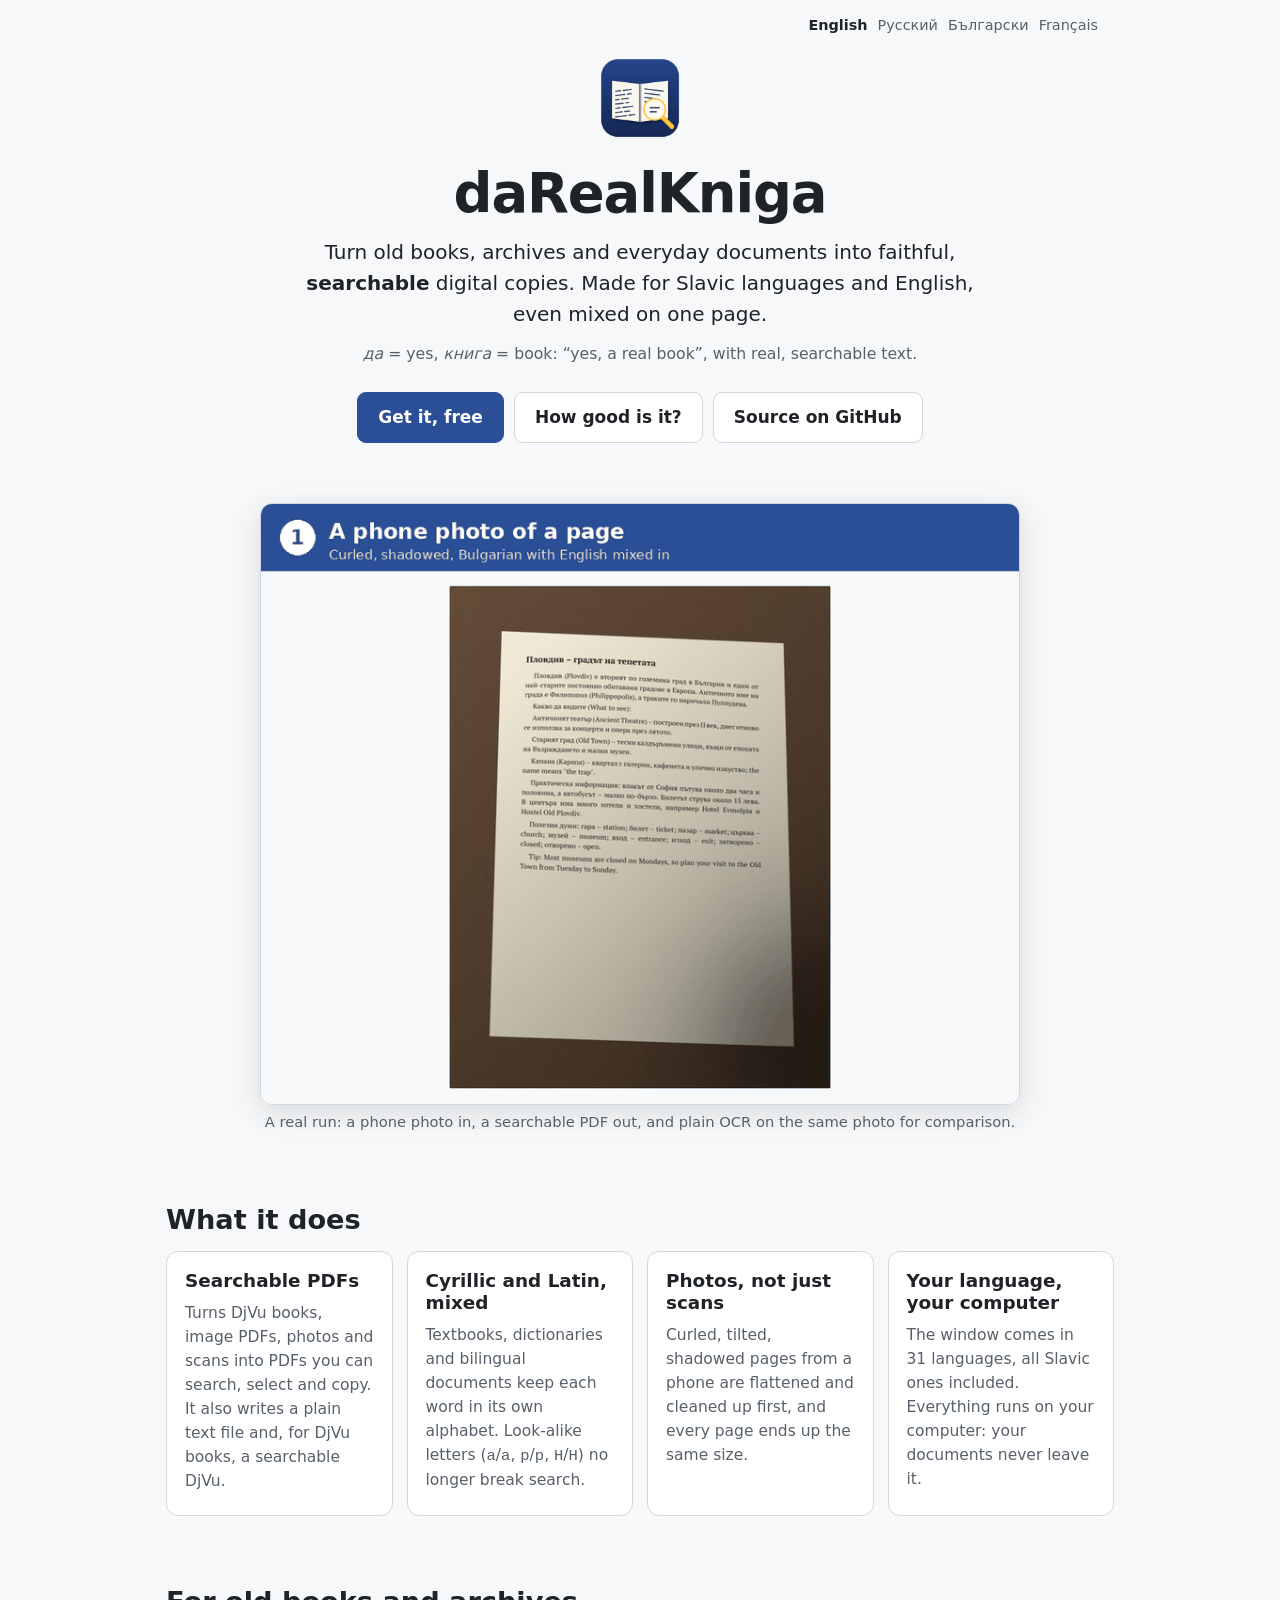
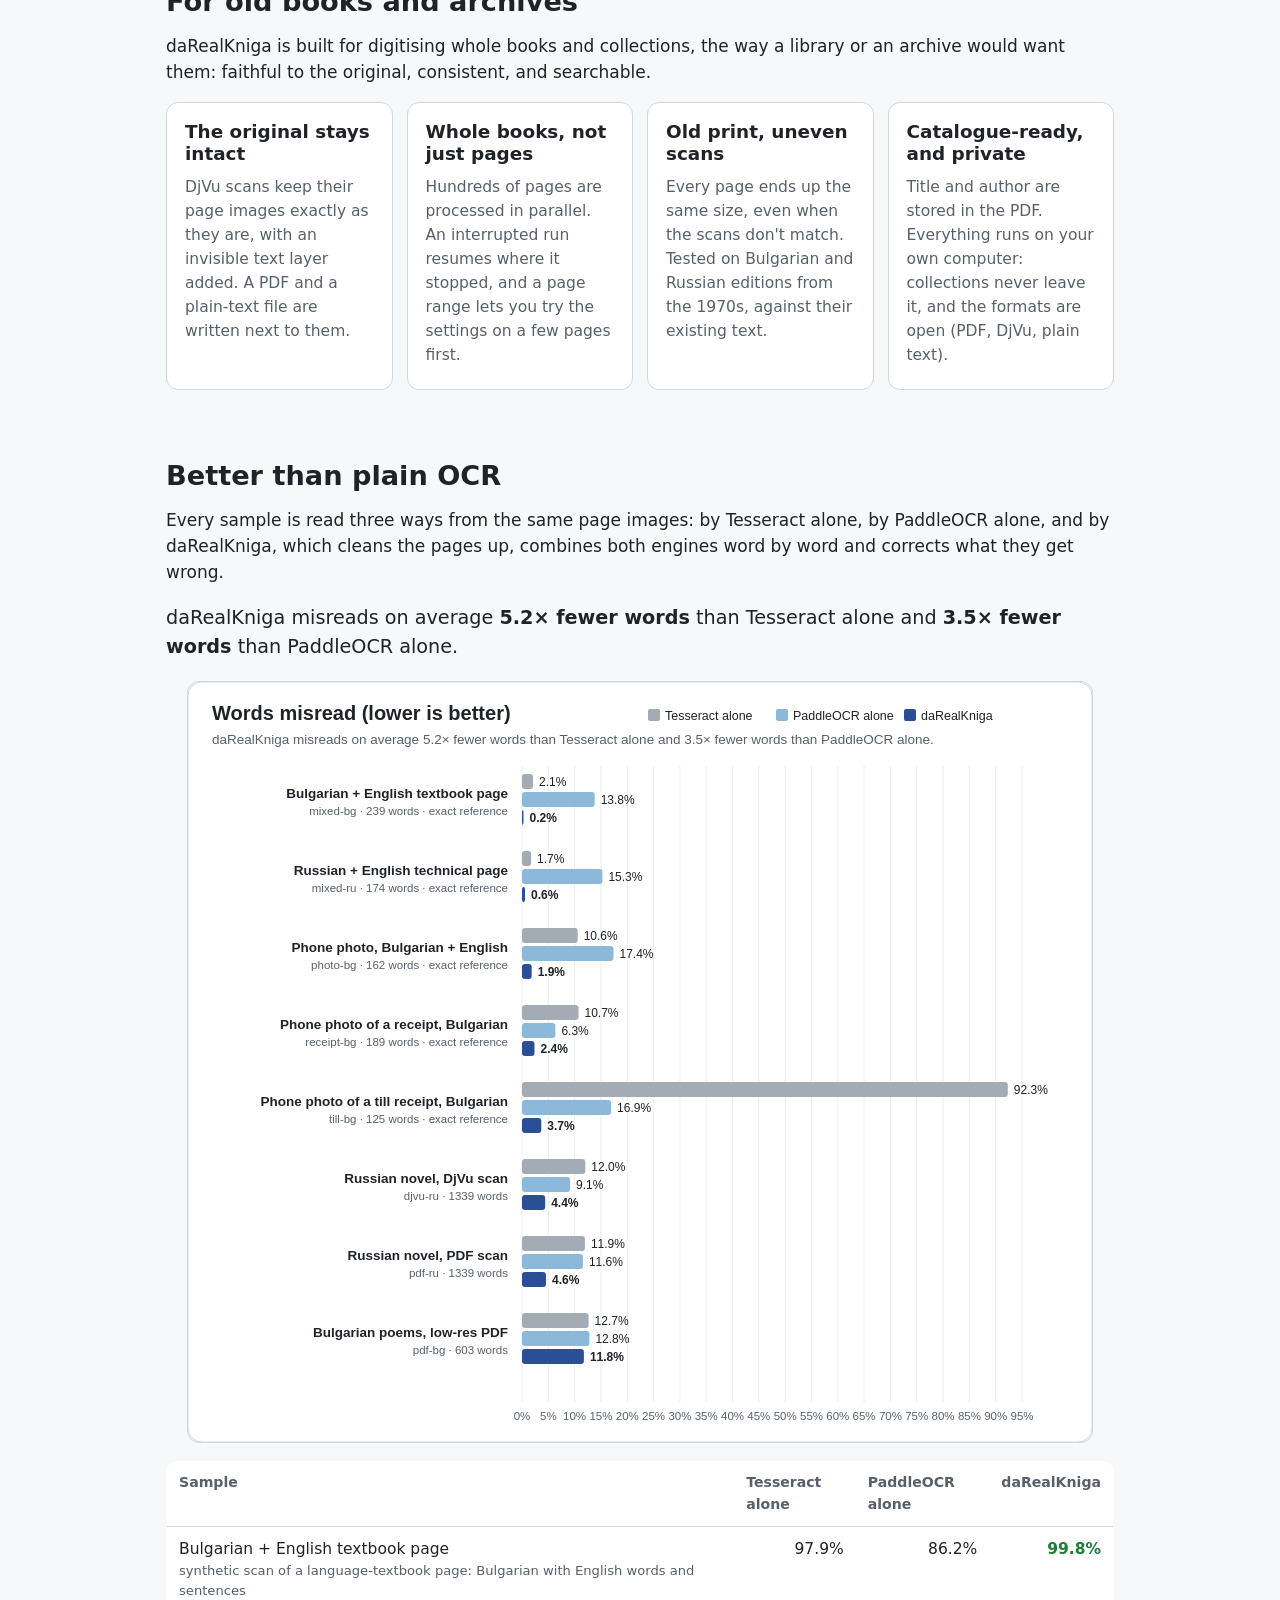
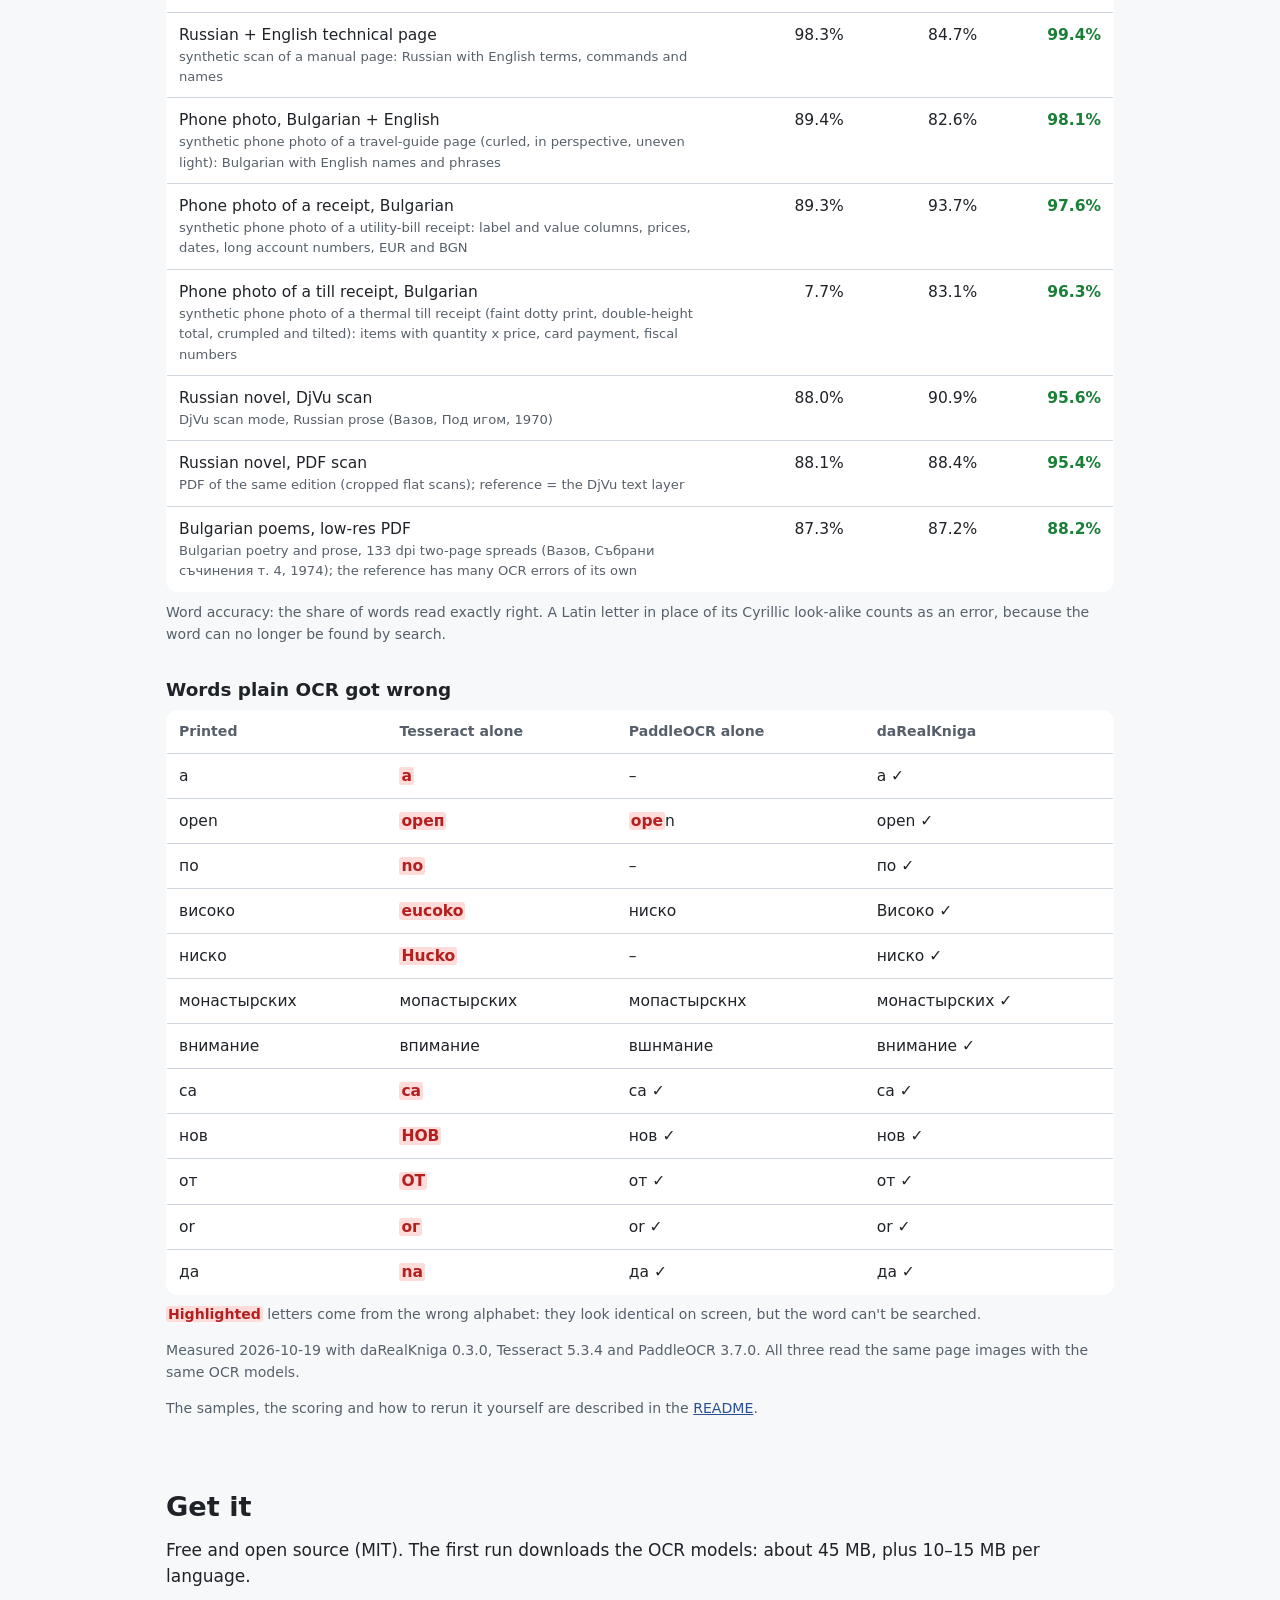
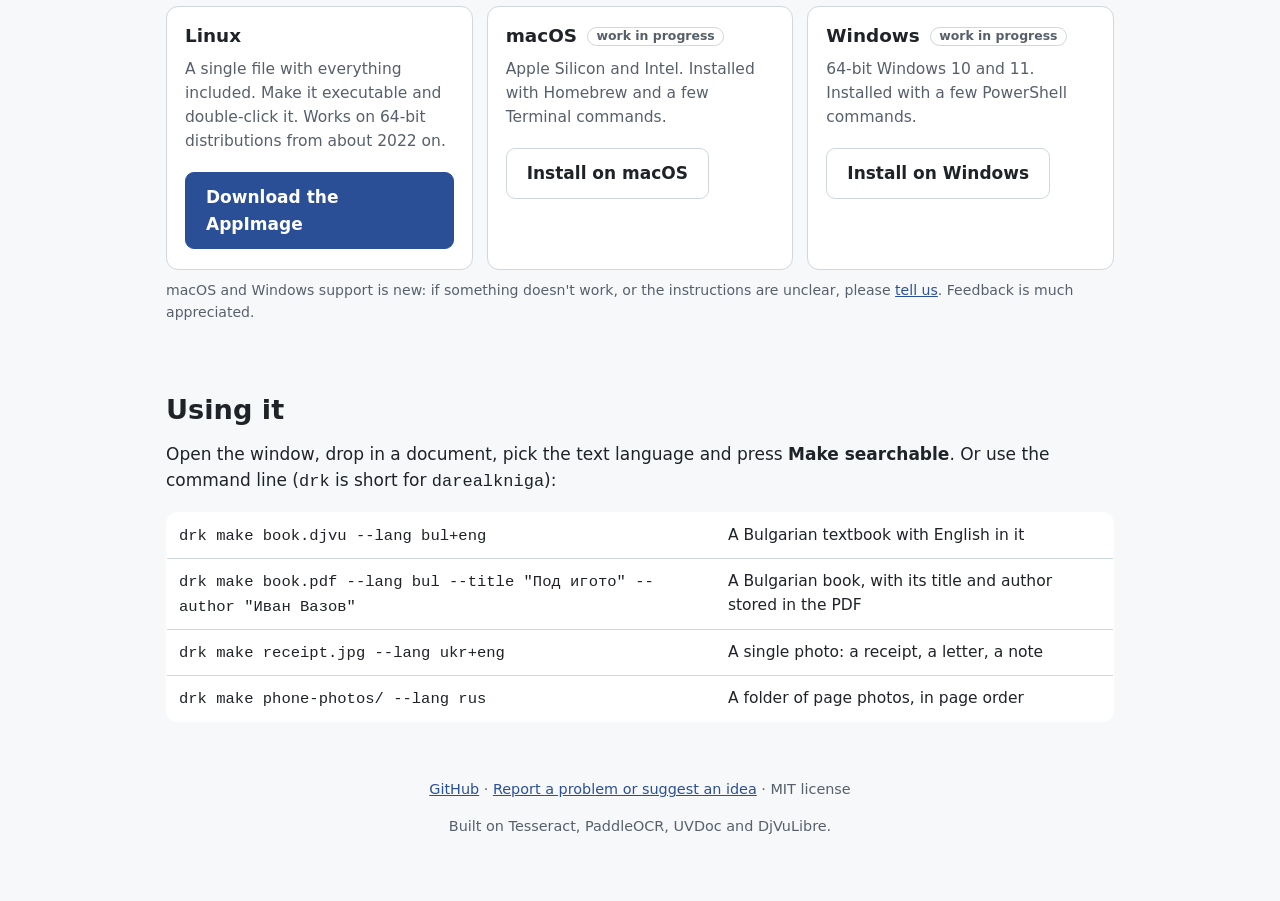
<file: docs/index.html>
<!doctype html>
<html lang="en">
<head>
<meta charset="utf-8">
<meta name="viewport" content="width=device-width, initial-scale=1">
<title>daRealKniga</title>
<meta name="description" content="Free OCR for old books, archives and documents in Slavic languages and English: turns scans and phone photos into faithful, searchable PDFs, even when Cyrillic and Latin are mixed.">
<meta property="og:title" content="daRealKniga: OCR for Slavic and English documents">
<meta property="og:description" content="Scans and phone photos in, clean searchable PDFs out. Reads mixed Cyrillic and Latin text far better than plain OCR.">
<meta property="og:image" content="https://edgarbarrantes.github.io/daRealKniga/social-preview.png">
<meta property="og:image:width" content="1280">
<meta property="og:image:height" content="640">
<meta name="twitter:card" content="summary_large_image">
<link rel="icon" href="icon.png">
<link rel="alternate" hreflang="en" href="https://edgarbarrantes.github.io/daRealKniga/">
<link rel="alternate" hreflang="ru" href="https://edgarbarrantes.github.io/daRealKniga/ru/">
<link rel="alternate" hreflang="bg" href="https://edgarbarrantes.github.io/daRealKniga/bg/">
<link rel="alternate" hreflang="fr" href="https://edgarbarrantes.github.io/daRealKniga/fr/">
<link rel="stylesheet" href="style.css">
</head>
<body>
<main>

<header class="hero">
  <nav class="langs" aria-label="Language"><a href="./" lang="en" aria-current="page">English</a><a href="ru/" lang="ru">Русский</a><a href="bg/" lang="bg">Български</a><a href="fr/" lang="fr">Français</a></nav>
  <img class="logo" src="icon.png" alt="">
  <h1>daRealKniga</h1>
  <p class="tag">Turn old books, archives and everyday documents into faithful, <strong>searchable</strong> digital copies. Made for Slavic languages and English, even mixed on one page.</p>
  <p class="gloss"><em>да</em> = yes, <em>книга</em> = book: “yes, a real book”, with real, searchable text.</p>
  <div class="buttons">
    <a class="btn primary" href="#get-it">Get it, free</a>
    <a class="btn" href="#accuracy">How good is it?</a>
    <a class="btn" href="https://github.com/EdgarBarrantes/daRealKniga">Source on GitHub</a>
  </div>
</header>

<img class="demo" src="demo.gif" width="806" height="638" alt="A curled phone photo of a Bulgarian and English page is dropped into daRealKniga; a clean, searchable PDF comes out; plain OCR's misread words are shown next to daRealKniga's.">
<p class="caption">A real run: a phone photo in, a searchable PDF out, and plain OCR on the same photo for comparison.</p>

<h2 id="what">What it does</h2>
<div class="cards">
  <div class="card"><h3>Searchable PDFs</h3><p>Turns DjVu books, image PDFs, photos and scans into PDFs you can search, select and copy. It also writes a plain text file and, for DjVu books, a searchable DjVu.</p></div>
  <div class="card"><h3>Cyrillic and Latin, mixed</h3><p>Textbooks, dictionaries and bilingual documents keep each word in its own alphabet. Look-alike letters (<code>а</code>/<code>a</code>, <code>р</code>/<code>p</code>, <code>Н</code>/<code>H</code>) no longer break search.</p></div>
  <div class="card"><h3>Photos, not just scans</h3><p>Curled, tilted, shadowed pages from a phone are flattened and cleaned up first, and every page ends up the same size.</p></div>
  <div class="card"><h3>Your language, your computer</h3><p>The window comes in 31 languages, all Slavic ones included. Everything runs on your computer: your documents never leave it.</p></div>
</div>

<h2 id="books">For old books and archives</h2>
<p>daRealKniga is built for digitising whole books and collections, the way a library or an archive would want them: faithful to the original, consistent, and searchable.</p>
<div class="cards">
  <div class="card"><h3>The original stays intact</h3><p>DjVu scans keep their page images exactly as they are, with an invisible text layer added. A PDF and a plain-text file are written next to them.</p></div>
  <div class="card"><h3>Whole books, not just pages</h3><p>Hundreds of pages are processed in parallel. An interrupted run resumes where it stopped, and a page range lets you try the settings on a few pages first.</p></div>
  <div class="card"><h3>Old print, uneven scans</h3><p>Every page ends up the same size, even when the scans don't match. Tested on Bulgarian and Russian editions from the 1970s, against their existing text.</p></div>
  <div class="card"><h3>Catalogue-ready, and private</h3><p>Title and author are stored in the PDF. Everything runs on your own computer: collections never leave it, and the formats are open (PDF, DjVu, plain text).</p></div>
</div>

<h2 id="accuracy">Better than plain OCR</h2>
<p>Every sample is read three ways from the same page images: by Tesseract alone, by PaddleOCR alone, and by daRealKniga, which cleans the pages up, combines both engines word by word and corrects what they get wrong.</p>
<!-- benchmark:start -->
<p class="lead">daRealKniga misreads on average <strong>5.2× fewer words</strong> than Tesseract alone and <strong>3.5× fewer words</strong> than PaddleOCR alone.</p>
<img class="chart" src="benchmark.svg" alt="Words misread by Tesseract alone, PaddleOCR alone and daRealKniga, per sample (lower is better)">
<div class="scroll"><table class="results"><thead><tr><th>Sample</th><th>Tesseract alone</th><th>PaddleOCR alone</th><th>daRealKniga</th></tr></thead><tbody>
<tr><td>Bulgarian + English textbook page<small>synthetic scan of a language-textbook page: Bulgarian with English words and sentences</small></td><td class="num">97.9%</td><td class="num">86.2%</td><td class="num best">99.8%</td></tr>
<tr><td>Russian + English technical page<small>synthetic scan of a manual page: Russian with English terms, commands and names</small></td><td class="num">98.3%</td><td class="num">84.7%</td><td class="num best">99.4%</td></tr>
<tr><td>Phone photo, Bulgarian + English<small>synthetic phone photo of a travel-guide page (curled, in perspective, uneven light): Bulgarian with English names and phrases</small></td><td class="num">89.4%</td><td class="num">82.6%</td><td class="num best">98.1%</td></tr>
<tr><td>Phone photo of a receipt, Bulgarian<small>synthetic phone photo of a utility-bill receipt: label and value columns, prices, dates, long account numbers, EUR and BGN</small></td><td class="num">89.3%</td><td class="num">93.7%</td><td class="num best">97.6%</td></tr>
<tr><td>Phone photo of a till receipt, Bulgarian<small>synthetic phone photo of a thermal till receipt (faint dotty print, double-height total, crumpled and tilted): items with quantity x price, card payment, fiscal numbers</small></td><td class="num">7.7%</td><td class="num">83.1%</td><td class="num best">96.3%</td></tr>
<tr><td>Russian novel, DjVu scan<small>DjVu scan mode, Russian prose (Вазов, Под игом, 1970)</small></td><td class="num">88.0%</td><td class="num">90.9%</td><td class="num best">95.6%</td></tr>
<tr><td>Russian novel, PDF scan<small>PDF of the same edition (cropped flat scans); reference = the DjVu text layer</small></td><td class="num">88.1%</td><td class="num">88.4%</td><td class="num best">95.4%</td></tr>
<tr><td>Bulgarian poems, low-res PDF<small>Bulgarian poetry and prose, 133 dpi two-page spreads (Вазов, Събрани съчинения т. 4, 1974); the reference has many OCR errors of its own</small></td><td class="num">87.3%</td><td class="num">87.2%</td><td class="num best">88.2%</td></tr>
</tbody></table></div><p class="note">Word accuracy: the share of words read exactly right. A Latin letter in place of its Cyrillic look-alike counts as an error, because the word can no longer be found by search.</p>
<h3>Words plain OCR got wrong</h3><div class="scroll"><table class="examples"><thead><tr><th>Printed</th><th>Tesseract alone</th><th>PaddleOCR alone</th><th>daRealKniga</th></tr></thead><tbody>
<tr><td>а</td><td><b class="wrong">a</b></td><td>–</td><td>а ✓</td></tr>
<tr><td>open</td><td><b class="wrong">ореп</b></td><td><b class="wrong">оре</b>n</td><td>open ✓</td></tr>
<tr><td>по</td><td><b class="wrong">no</b></td><td>–</td><td>по ✓</td></tr>
<tr><td>високо</td><td><b class="wrong">eucoko</b></td><td>ниско</td><td>Високо ✓</td></tr>
<tr><td>ниско</td><td><b class="wrong">Hucko</b></td><td>–</td><td>ниско ✓</td></tr>
<tr><td>монастырских</td><td>мопастырских</td><td>мопастырскнх</td><td>монастырских ✓</td></tr>
<tr><td>внимание</td><td>впимание</td><td>вшнмание</td><td>внимание ✓</td></tr>
<tr><td>са</td><td><b class="wrong">ca</b></td><td>са ✓</td><td>са ✓</td></tr>
<tr><td>нов</td><td><b class="wrong">HOB</b></td><td>нов ✓</td><td>нов ✓</td></tr>
<tr><td>от</td><td><b class="wrong">OT</b></td><td>от ✓</td><td>от ✓</td></tr>
<tr><td>or</td><td><b class="wrong">ог</b></td><td>or ✓</td><td>or ✓</td></tr>
<tr><td>да</td><td><b class="wrong">na</b></td><td>да ✓</td><td>да ✓</td></tr>
</tbody></table></div><p class="note"><b class="wrong">Highlighted</b> letters come from the wrong alphabet: they look identical on screen, but the word can't be searched.</p>
<p class="note">Measured 2026-10-19 with daRealKniga 0.3.0, Tesseract 5.3.4 and PaddleOCR 3.7.0. All three read the same page images with the same OCR models.</p>
<!-- benchmark:end -->
<p class="note">The samples, the scoring and how to rerun it yourself are described in the <a href="https://github.com/EdgarBarrantes/daRealKniga#tests">README</a>.</p>

<h2 id="get-it">Get it</h2>
<p>Free and open source (MIT). The first run downloads the OCR models: about 45&nbsp;MB, plus 10–15&nbsp;MB per language.</p>
<div class="get">
  <div class="card">
    <h3>Linux</h3>
    <p>A single file with everything included. Make it executable and double-click it. Works on 64-bit distributions from about 2022 on.</p>
    <a class="btn primary" href="https://github.com/EdgarBarrantes/daRealKniga/releases/latest">Download the AppImage</a>
  </div>
  <div class="card">
    <h3>macOS <span class="wip">work in progress</span></h3>
    <p>Apple Silicon and Intel. Installed with Homebrew and a few Terminal commands.</p>
    <a class="btn" href="https://github.com/EdgarBarrantes/daRealKniga#install-on-macos">Install on macOS</a>
  </div>
  <div class="card">
    <h3>Windows <span class="wip">work in progress</span></h3>
    <p>64-bit Windows 10 and 11. Installed with a few PowerShell commands.</p>
    <a class="btn" href="https://github.com/EdgarBarrantes/daRealKniga#install-on-windows">Install on Windows</a>
  </div>
</div>
<p class="note">macOS and Windows support is new: if something doesn't work, or the instructions are unclear, please <a href="https://github.com/EdgarBarrantes/daRealKniga/issues/new/choose">tell us</a>. Feedback is much appreciated.</p>

<h2 id="use">Using it</h2>
<p>Open the window, drop in a document, pick the text language and press <strong>Make searchable</strong>. Or use the command line (<code>drk</code> is short for <code>darealkniga</code>):</p>
<div class="scroll"><table><tbody>
  <tr><td><code>drk make book.djvu --lang bul+eng</code></td><td>A Bulgarian textbook with English in it</td></tr>
  <tr><td><code>drk make book.pdf --lang bul --title "Под игото" --author "Иван Вазов"</code></td><td>A Bulgarian book, with its title and author stored in the PDF</td></tr>
  <tr><td><code>drk make receipt.jpg --lang ukr+eng</code></td><td>A single photo: a receipt, a letter, a note</td></tr>
  <tr><td><code>drk make phone-photos/ --lang rus</code></td><td>A folder of page photos, in page order</td></tr>
</tbody></table></div>

<footer>
  <p><a href="https://github.com/EdgarBarrantes/daRealKniga">GitHub</a> · <a href="https://github.com/EdgarBarrantes/daRealKniga/issues/new/choose">Report a problem or suggest an idea</a> · MIT license</p>
  <p>Built on Tesseract, PaddleOCR, UVDoc and DjVuLibre.</p>
</footer>
</main>
</body>
</html>
</file>
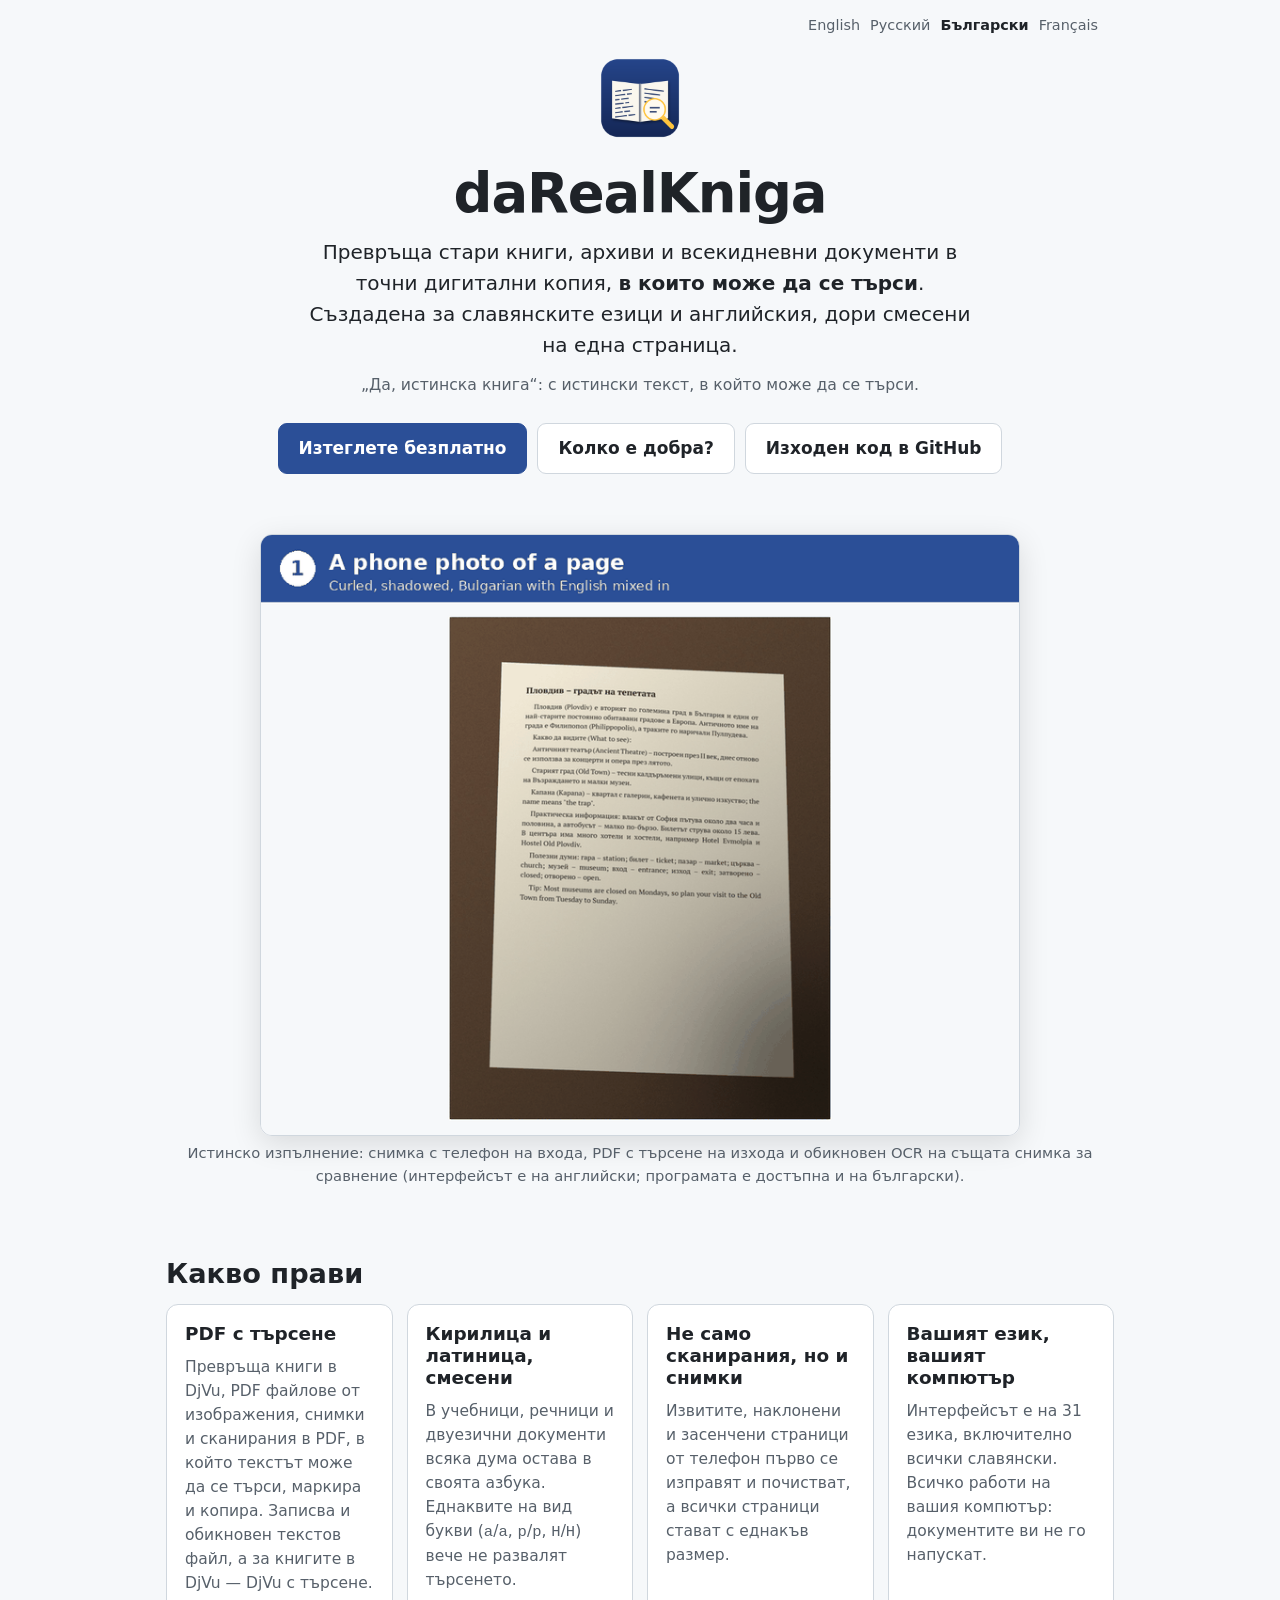
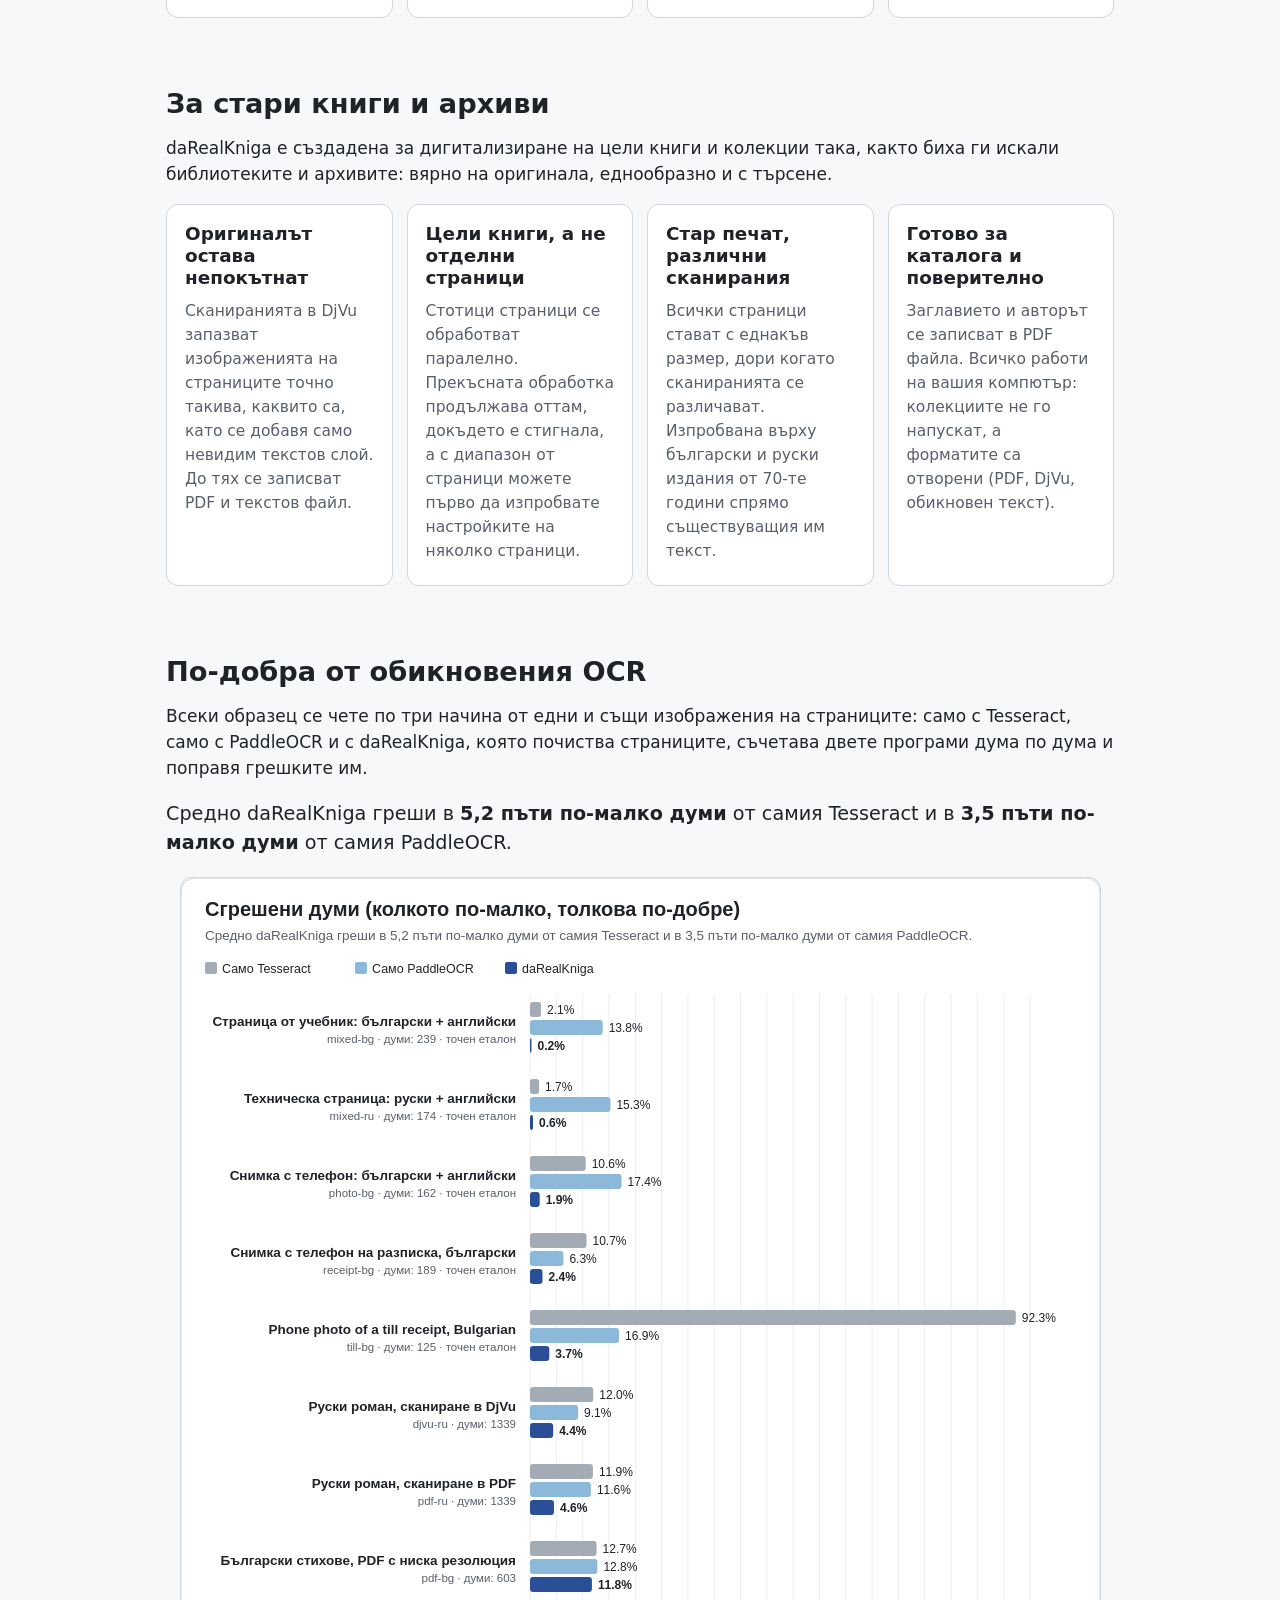
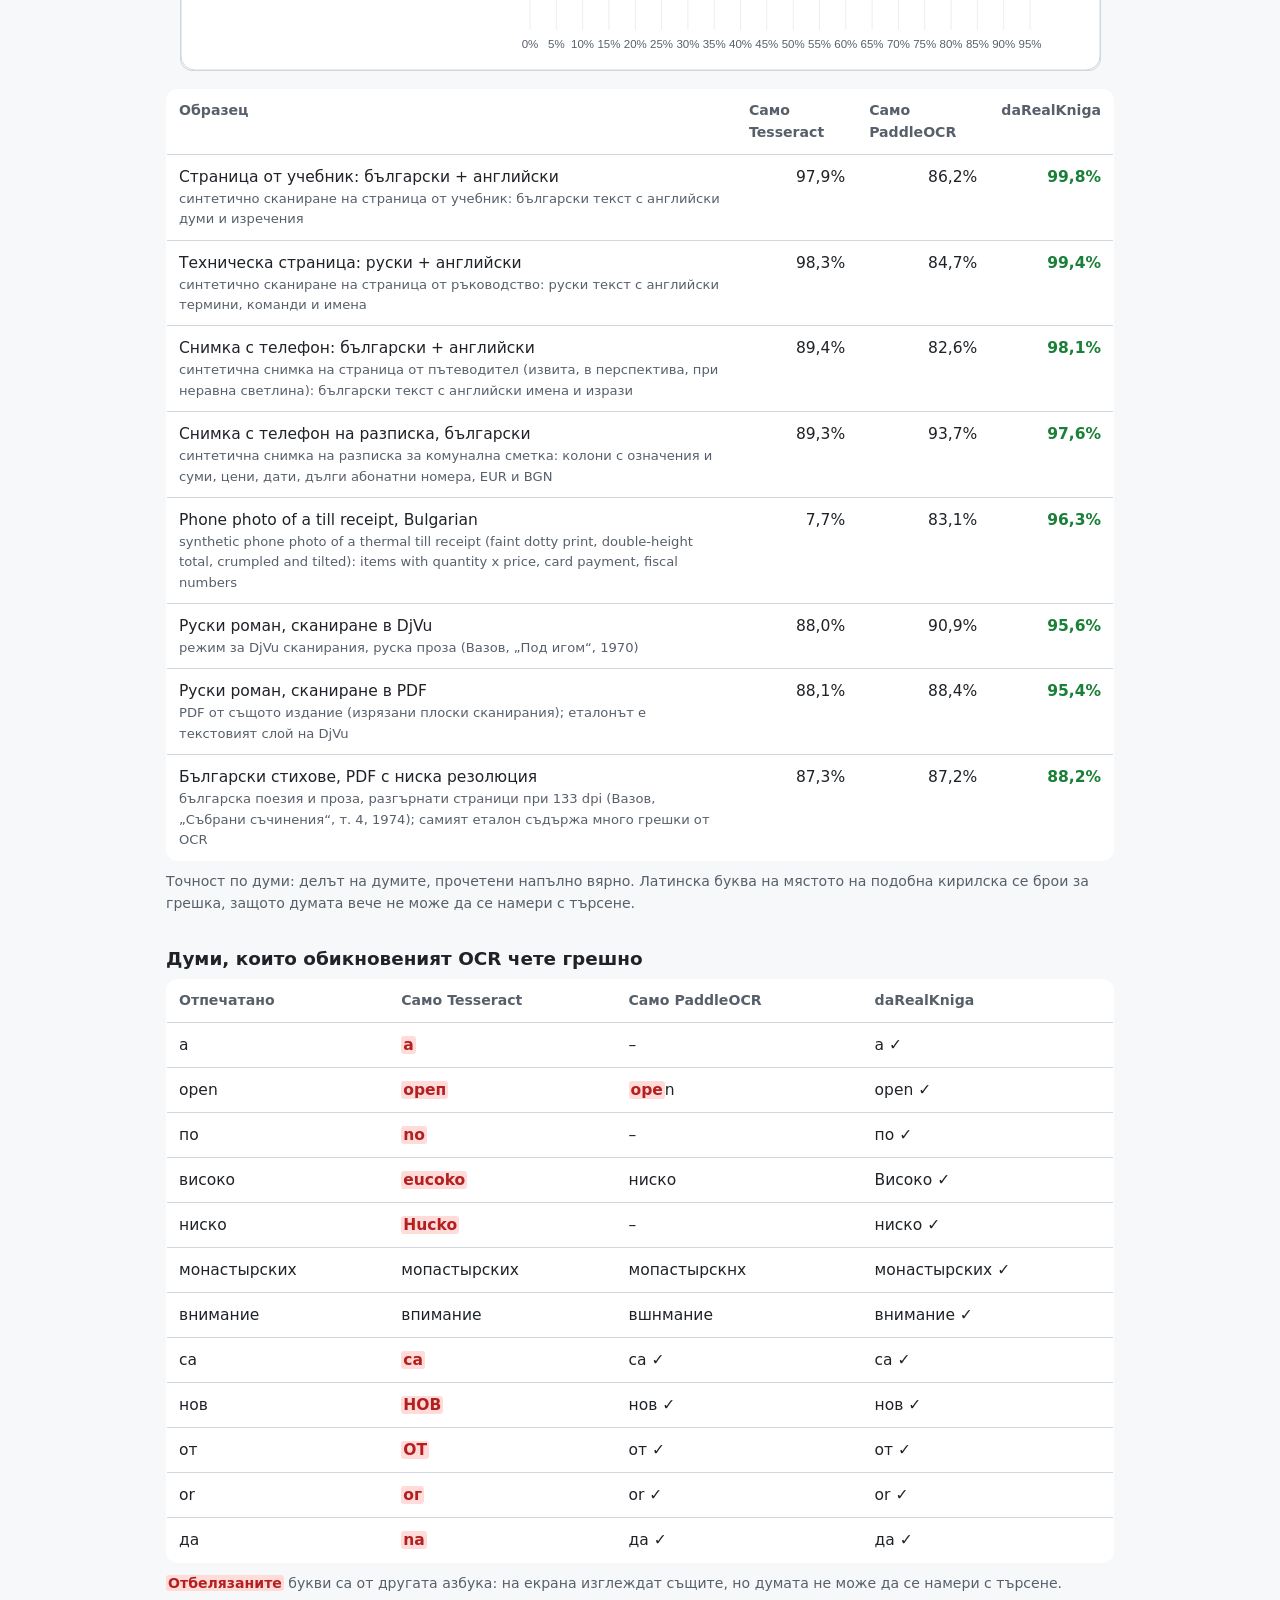
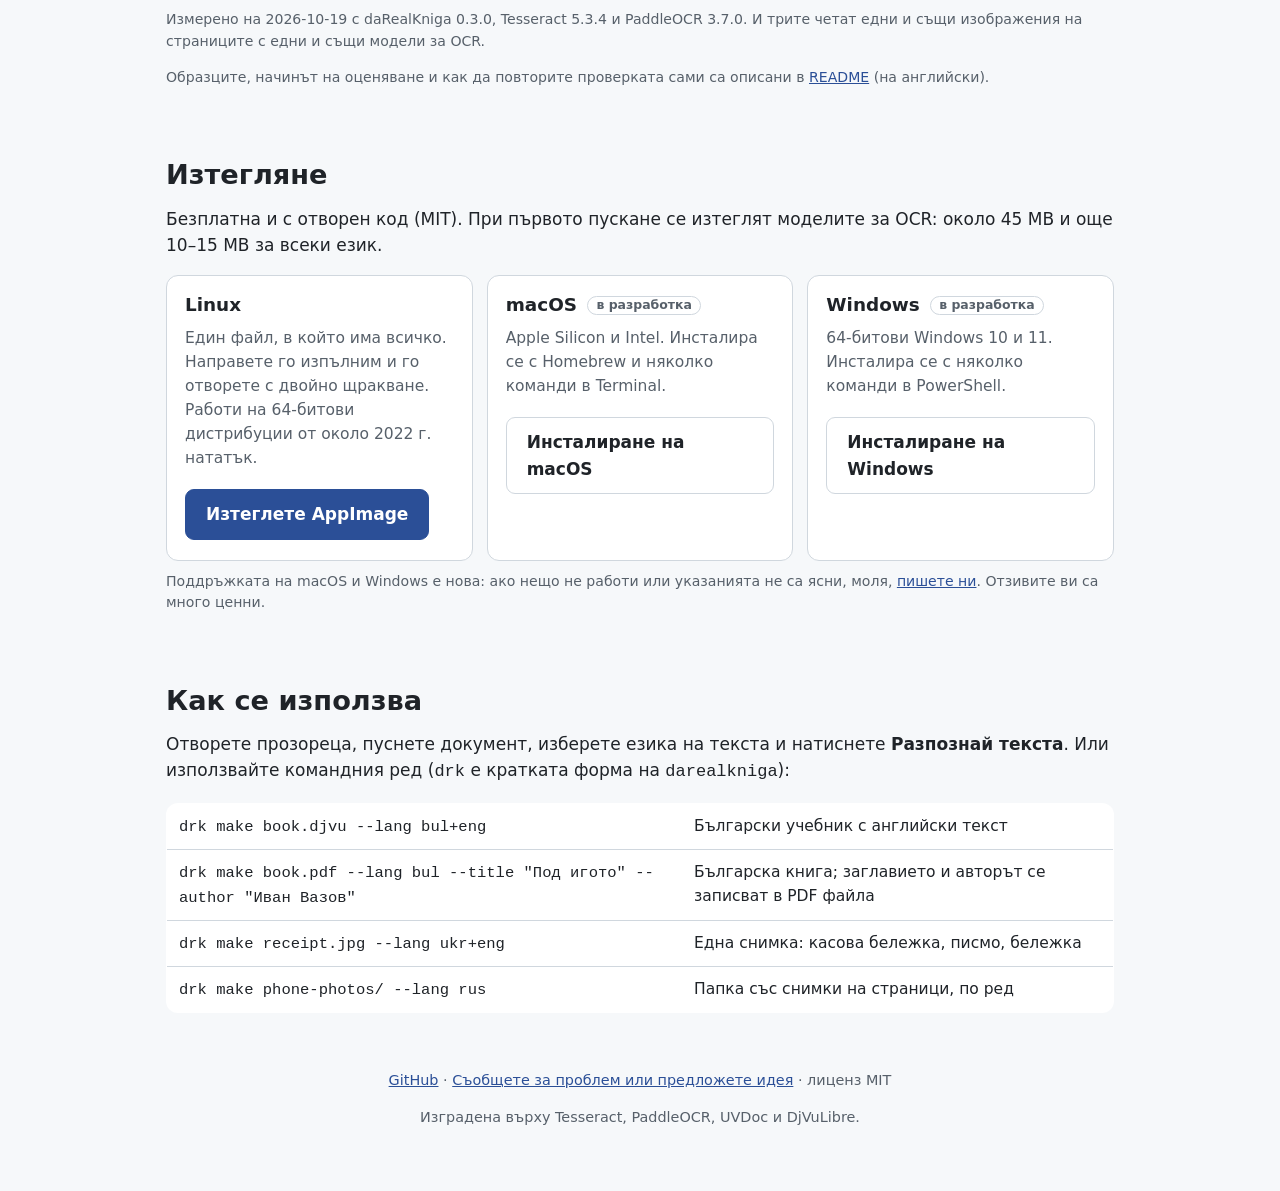
<file: docs/bg/index.html>
<!doctype html>
<html lang="bg">
<head>
<meta charset="utf-8">
<meta name="viewport" content="width=device-width, initial-scale=1">
<title>daRealKniga — OCR за славянски езици</title>
<meta name="description" content="Безплатно разпознаване на текст за стари книги, архиви и документи на славянски езици и английски: от сканирания и снимки с телефон — точни копия в PDF с търсене, дори когато кирилица и латиница са смесени.">
<meta property="og:title" content="daRealKniga: OCR за славянски и английски текстове">
<meta property="og:description" content="Сканирания и снимки с телефон на входа, чисти PDF файлове с търсене на изхода. Чете смесен кирилски и латински текст много по-добре от обикновения OCR.">
<meta property="og:image" content="https://edgarbarrantes.github.io/daRealKniga/social-preview.png">
<meta property="og:image:width" content="1280">
<meta property="og:image:height" content="640">
<meta name="twitter:card" content="summary_large_image">
<link rel="icon" href="../icon.png">
<link rel="alternate" hreflang="en" href="https://edgarbarrantes.github.io/daRealKniga/">
<link rel="alternate" hreflang="ru" href="https://edgarbarrantes.github.io/daRealKniga/ru/">
<link rel="alternate" hreflang="bg" href="https://edgarbarrantes.github.io/daRealKniga/bg/">
<link rel="alternate" hreflang="fr" href="https://edgarbarrantes.github.io/daRealKniga/fr/">
<link rel="stylesheet" href="../style.css">
</head>
<body>
<main>

<header class="hero">
  <nav class="langs" aria-label="Language"><a href="../" lang="en">English</a><a href="../ru/" lang="ru">Русский</a><a href="../bg/" lang="bg" aria-current="page">Български</a><a href="../fr/" lang="fr">Français</a></nav>
  <img class="logo" src="../icon.png" alt="">
  <h1>daRealKniga</h1>
  <p class="tag">Превръща стари книги, архиви и всекидневни документи в точни дигитални копия, <strong>в които може да се търси</strong>. Създадена за славянските езици и английския, дори смесени на една страница.</p>
  <p class="gloss">„Да, истинска книга“: с истински текст, в който може да се търси.</p>
  <div class="buttons">
    <a class="btn primary" href="#get-it">Изтеглете безплатно</a>
    <a class="btn" href="#accuracy">Колко е добра?</a>
    <a class="btn" href="https://github.com/EdgarBarrantes/daRealKniga">Изходен код в GitHub</a>
  </div>
</header>

<img class="demo" src="../demo.gif" width="806" height="638" alt="Извита снимка на страница на български и английски се пуска в daRealKniga; излиза чист PDF с търсене; грешките на обикновения OCR са показани до резултата на daRealKniga.">
<p class="caption">Истинско изпълнение: снимка с телефон на входа, PDF с търсене на изхода и обикновен OCR на същата снимка за сравнение (интерфейсът е на английски; програмата е достъпна и на български).</p>

<h2 id="what">Какво прави</h2>
<div class="cards">
  <div class="card"><h3>PDF с търсене</h3><p>Превръща книги в DjVu, PDF файлове от изображения, снимки и сканирания в PDF, в който текстът може да се търси, маркира и копира. Записва и обикновен текстов файл, а за книгите в DjVu — DjVu с търсене.</p></div>
  <div class="card"><h3>Кирилица и латиница, смесени</h3><p>В учебници, речници и двуезични документи всяка дума остава в своята азбука. Еднаквите на вид букви (<code>а</code>/<code>a</code>, <code>р</code>/<code>p</code>, <code>Н</code>/<code>H</code>) вече не развалят търсенето.</p></div>
  <div class="card"><h3>Не само сканирания, но и снимки</h3><p>Извитите, наклонени и засенчени страници от телефон първо се изправят и почистват, а всички страници стават с еднакъв размер.</p></div>
  <div class="card"><h3>Вашият език, вашият компютър</h3><p>Интерфейсът е на 31 езика, включително всички славянски. Всичко работи на вашия компютър: документите ви не го напускат.</p></div>
</div>

<h2 id="books">За стари книги и архиви</h2>
<p>daRealKniga е създадена за дигитализиране на цели книги и колекции така, както биха ги искали библиотеките и архивите: вярно на оригинала, еднообразно и с търсене.</p>
<div class="cards">
  <div class="card"><h3>Оригиналът остава непокътнат</h3><p>Сканиранията в DjVu запазват изображенията на страниците точно такива, каквито са, като се добавя само невидим текстов слой. До тях се записват PDF и текстов файл.</p></div>
  <div class="card"><h3>Цели книги, а не отделни страници</h3><p>Стотици страници се обработват паралелно. Прекъсната обработка продължава оттам, докъдето е стигнала, а с диапазон от страници можете първо да изпробвате настройките на няколко страници.</p></div>
  <div class="card"><h3>Стар печат, различни сканирания</h3><p>Всички страници стават с еднакъв размер, дори когато сканиранията се различават. Изпробвана върху български и руски издания от 70-те години спрямо съществуващия им текст.</p></div>
  <div class="card"><h3>Готово за каталога и поверително</h3><p>Заглавието и авторът се записват в PDF файла. Всичко работи на вашия компютър: колекциите не го напускат, а форматите са отворени (PDF, DjVu, обикновен текст).</p></div>
</div>

<h2 id="accuracy">По-добра от обикновения OCR</h2>
<p>Всеки образец се чете по три начина от едни и същи изображения на страниците: само с Tesseract, само с PaddleOCR и с daRealKniga, която почиства страниците, съчетава двете програми дума по дума и поправя грешките им.</p>
<!-- benchmark:start -->
<p class="lead">Средно daRealKniga греши в <strong>5,2 пъти по-малко думи</strong> от самия Tesseract и в <strong>3,5 пъти по-малко думи</strong> от самия PaddleOCR.</p>
<img class="chart" src="../benchmark-bg.svg" alt="Дял на сгрешените думи: само Tesseract, само PaddleOCR и daRealKniga за всеки образец (колкото по-малко, толкова по-добре)">
<div class="scroll"><table class="results"><thead><tr><th>Образец</th><th>Само Tesseract</th><th>Само PaddleOCR</th><th>daRealKniga</th></tr></thead><tbody>
<tr><td>Страница от учебник: български + английски<small>синтетично сканиране на страница от учебник: български текст с английски думи и изречения</small></td><td class="num">97,9%</td><td class="num">86,2%</td><td class="num best">99,8%</td></tr>
<tr><td>Техническа страница: руски + английски<small>синтетично сканиране на страница от ръководство: руски текст с английски термини, команди и имена</small></td><td class="num">98,3%</td><td class="num">84,7%</td><td class="num best">99,4%</td></tr>
<tr><td>Снимка с телефон: български + английски<small>синтетична снимка на страница от пътеводител (извита, в перспектива, при неравна светлина): български текст с английски имена и изрази</small></td><td class="num">89,4%</td><td class="num">82,6%</td><td class="num best">98,1%</td></tr>
<tr><td>Снимка с телефон на разписка, български<small>синтетична снимка на разписка за комунална сметка: колони с означения и суми, цени, дати, дълги абонатни номера, EUR и BGN</small></td><td class="num">89,3%</td><td class="num">93,7%</td><td class="num best">97,6%</td></tr>
<tr><td>Phone photo of a till receipt, Bulgarian<small>synthetic phone photo of a thermal till receipt (faint dotty print, double-height total, crumpled and tilted): items with quantity x price, card payment, fiscal numbers</small></td><td class="num">7,7%</td><td class="num">83,1%</td><td class="num best">96,3%</td></tr>
<tr><td>Руски роман, сканиране в DjVu<small>режим за DjVu сканирания, руска проза (Вазов, „Под игом“, 1970)</small></td><td class="num">88,0%</td><td class="num">90,9%</td><td class="num best">95,6%</td></tr>
<tr><td>Руски роман, сканиране в PDF<small>PDF от същото издание (изрязани плоски сканирания); еталонът е текстовият слой на DjVu</small></td><td class="num">88,1%</td><td class="num">88,4%</td><td class="num best">95,4%</td></tr>
<tr><td>Български стихове, PDF с ниска резолюция<small>българска поезия и проза, разгърнати страници при 133 dpi (Вазов, „Събрани съчинения“, т. 4, 1974); самият еталон съдържа много грешки от OCR</small></td><td class="num">87,3%</td><td class="num">87,2%</td><td class="num best">88,2%</td></tr>
</tbody></table></div><p class="note">Точност по думи: делът на думите, прочетени напълно вярно. Латинска буква на мястото на подобна кирилска се брои за грешка, защото думата вече не може да се намери с търсене.</p>
<h3>Думи, които обикновеният OCR чете грешно</h3><div class="scroll"><table class="examples"><thead><tr><th>Отпечатано</th><th>Само Tesseract</th><th>Само PaddleOCR</th><th>daRealKniga</th></tr></thead><tbody>
<tr><td>а</td><td><b class="wrong">a</b></td><td>–</td><td>а ✓</td></tr>
<tr><td>open</td><td><b class="wrong">ореп</b></td><td><b class="wrong">оре</b>n</td><td>open ✓</td></tr>
<tr><td>по</td><td><b class="wrong">no</b></td><td>–</td><td>по ✓</td></tr>
<tr><td>високо</td><td><b class="wrong">eucoko</b></td><td>ниско</td><td>Високо ✓</td></tr>
<tr><td>ниско</td><td><b class="wrong">Hucko</b></td><td>–</td><td>ниско ✓</td></tr>
<tr><td>монастырских</td><td>мопастырских</td><td>мопастырскнх</td><td>монастырских ✓</td></tr>
<tr><td>внимание</td><td>впимание</td><td>вшнмание</td><td>внимание ✓</td></tr>
<tr><td>са</td><td><b class="wrong">ca</b></td><td>са ✓</td><td>са ✓</td></tr>
<tr><td>нов</td><td><b class="wrong">HOB</b></td><td>нов ✓</td><td>нов ✓</td></tr>
<tr><td>от</td><td><b class="wrong">OT</b></td><td>от ✓</td><td>от ✓</td></tr>
<tr><td>or</td><td><b class="wrong">ог</b></td><td>or ✓</td><td>or ✓</td></tr>
<tr><td>да</td><td><b class="wrong">na</b></td><td>да ✓</td><td>да ✓</td></tr>
</tbody></table></div><p class="note"><b class="wrong">Отбелязаните</b> букви са от другата азбука: на екрана изглеждат същите, но думата не може да се намери с търсене.</p>
<p class="note">Измерено на 2026-10-19 с daRealKniga 0.3.0, Tesseract 5.3.4 и PaddleOCR 3.7.0. И трите четат едни и същи изображения на страниците с едни и същи модели за OCR.</p>
<!-- benchmark:end -->
<p class="note">Образците, начинът на оценяване и как да повторите проверката сами са описани в <a href="https://github.com/EdgarBarrantes/daRealKniga#tests">README</a> (на английски).</p>

<h2 id="get-it">Изтегляне</h2>
<p>Безплатна и с отворен код (MIT). При първото пускане се изтеглят моделите за OCR: около 45&nbsp;MB и още 10–15&nbsp;MB за всеки език.</p>
<div class="get">
  <div class="card">
    <h3>Linux</h3>
    <p>Един файл, в който има всичко. Направете го изпълним и го отворете с двойно щракване. Работи на 64-битови дистрибуции от около 2022 г. нататък.</p>
    <a class="btn primary" href="https://github.com/EdgarBarrantes/daRealKniga/releases/latest">Изтеглете AppImage</a>
  </div>
  <div class="card">
    <h3>macOS <span class="wip">в разработка</span></h3>
    <p>Apple Silicon и Intel. Инсталира се с Homebrew и няколко команди в Terminal.</p>
    <a class="btn" href="https://github.com/EdgarBarrantes/daRealKniga#install-on-macos">Инсталиране на macOS</a>
  </div>
  <div class="card">
    <h3>Windows <span class="wip">в разработка</span></h3>
    <p>64-битови Windows 10 и 11. Инсталира се с няколко команди в PowerShell.</p>
    <a class="btn" href="https://github.com/EdgarBarrantes/daRealKniga#install-on-windows">Инсталиране на Windows</a>
  </div>
</div>
<p class="note">Поддръжката на macOS и Windows е нова: ако нещо не работи или указанията не са ясни, моля, <a href="https://github.com/EdgarBarrantes/daRealKniga/issues/new/choose">пишете ни</a>. Отзивите ви са много ценни.</p>

<h2 id="use">Как се използва</h2>
<p>Отворете прозореца, пуснете документ, изберете езика на текста и натиснете <strong>Разпознай текста</strong>. Или използвайте командния ред (<code>drk</code> е кратката форма на <code>darealkniga</code>):</p>
<div class="scroll"><table><tbody>
  <tr><td><code>drk make book.djvu --lang bul+eng</code></td><td>Български учебник с английски текст</td></tr>
  <tr><td><code>drk make book.pdf --lang bul --title "Под игото" --author "Иван Вазов"</code></td><td>Българска книга; заглавието и авторът се записват в PDF файла</td></tr>
  <tr><td><code>drk make receipt.jpg --lang ukr+eng</code></td><td>Една снимка: касова бележка, писмо, бележка</td></tr>
  <tr><td><code>drk make phone-photos/ --lang rus</code></td><td>Папка със снимки на страници, по ред</td></tr>
</tbody></table></div>

<footer>
  <p><a href="https://github.com/EdgarBarrantes/daRealKniga">GitHub</a> · <a href="https://github.com/EdgarBarrantes/daRealKniga/issues/new/choose">Съобщете за проблем или предложете идея</a> · лиценз MIT</p>
  <p>Изградена върху Tesseract, PaddleOCR, UVDoc и DjVuLibre.</p>
</footer>
</main>
</body>
</html>
</file>
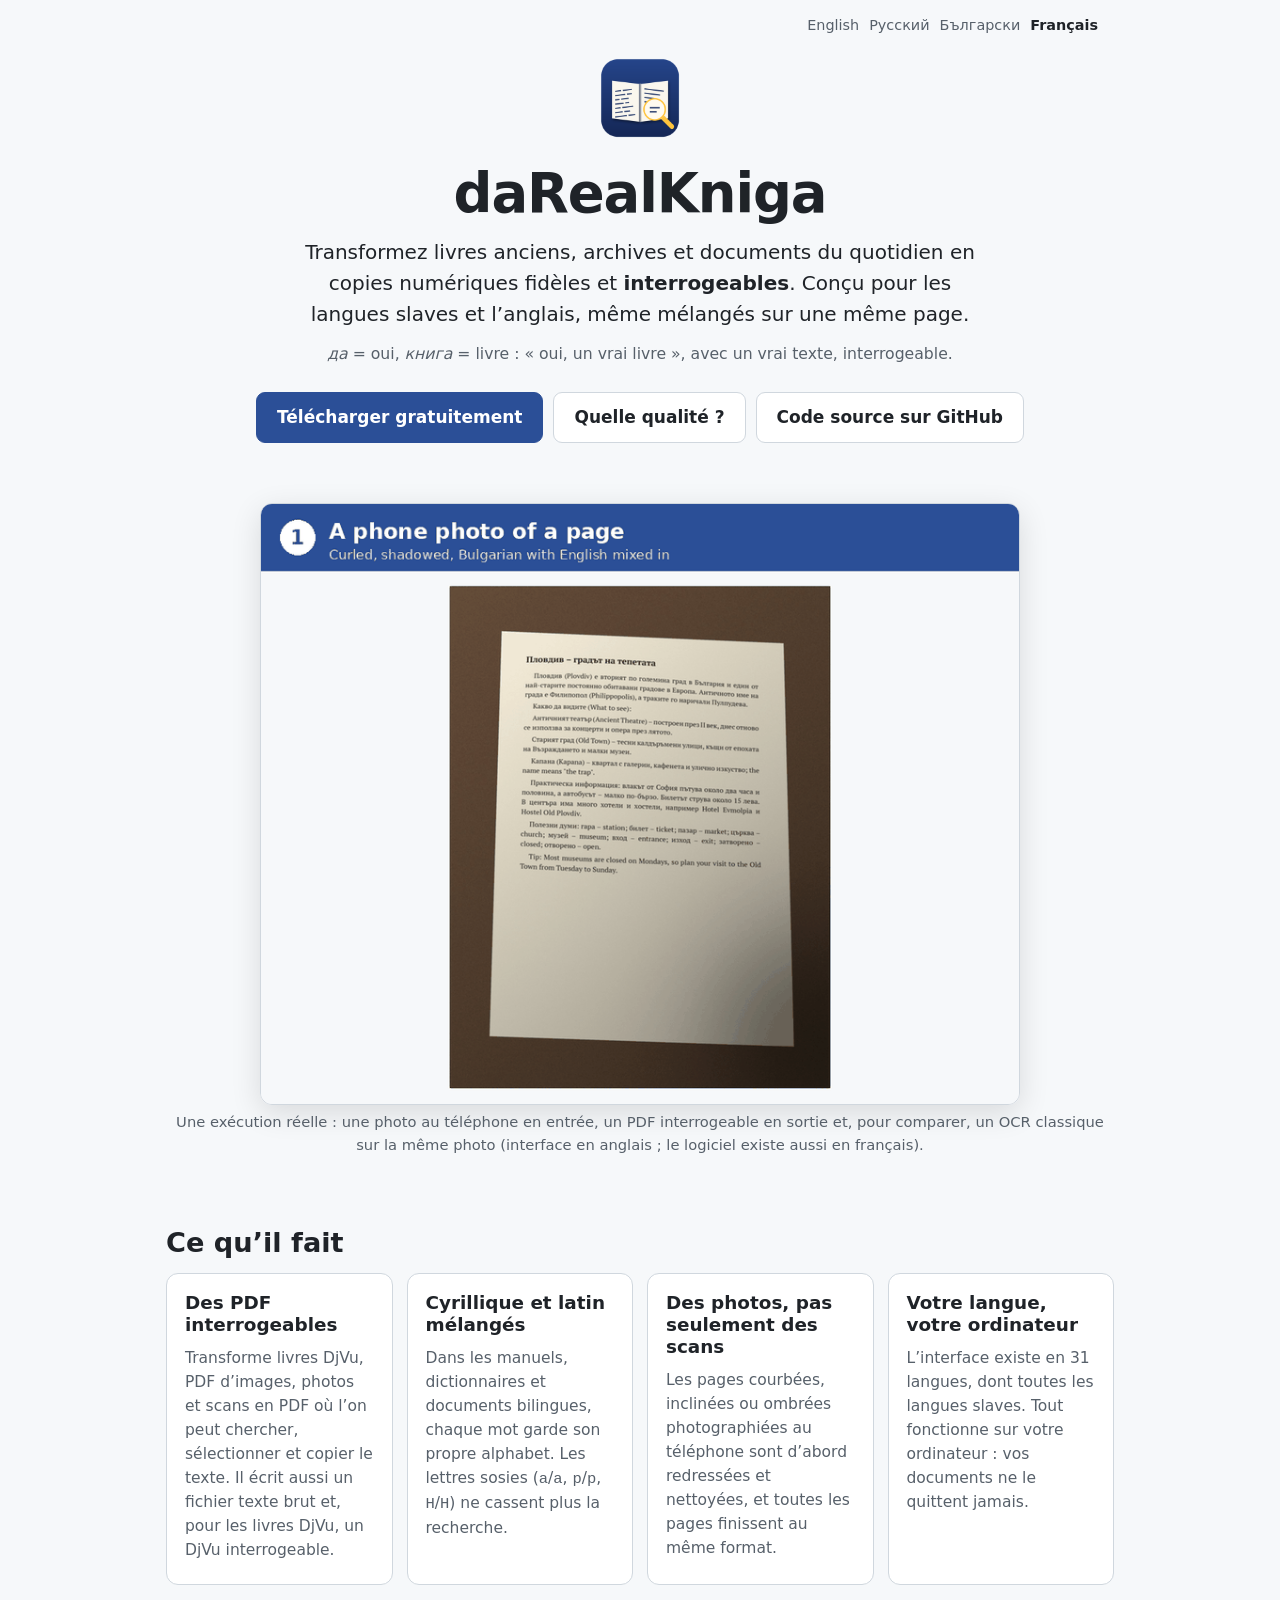
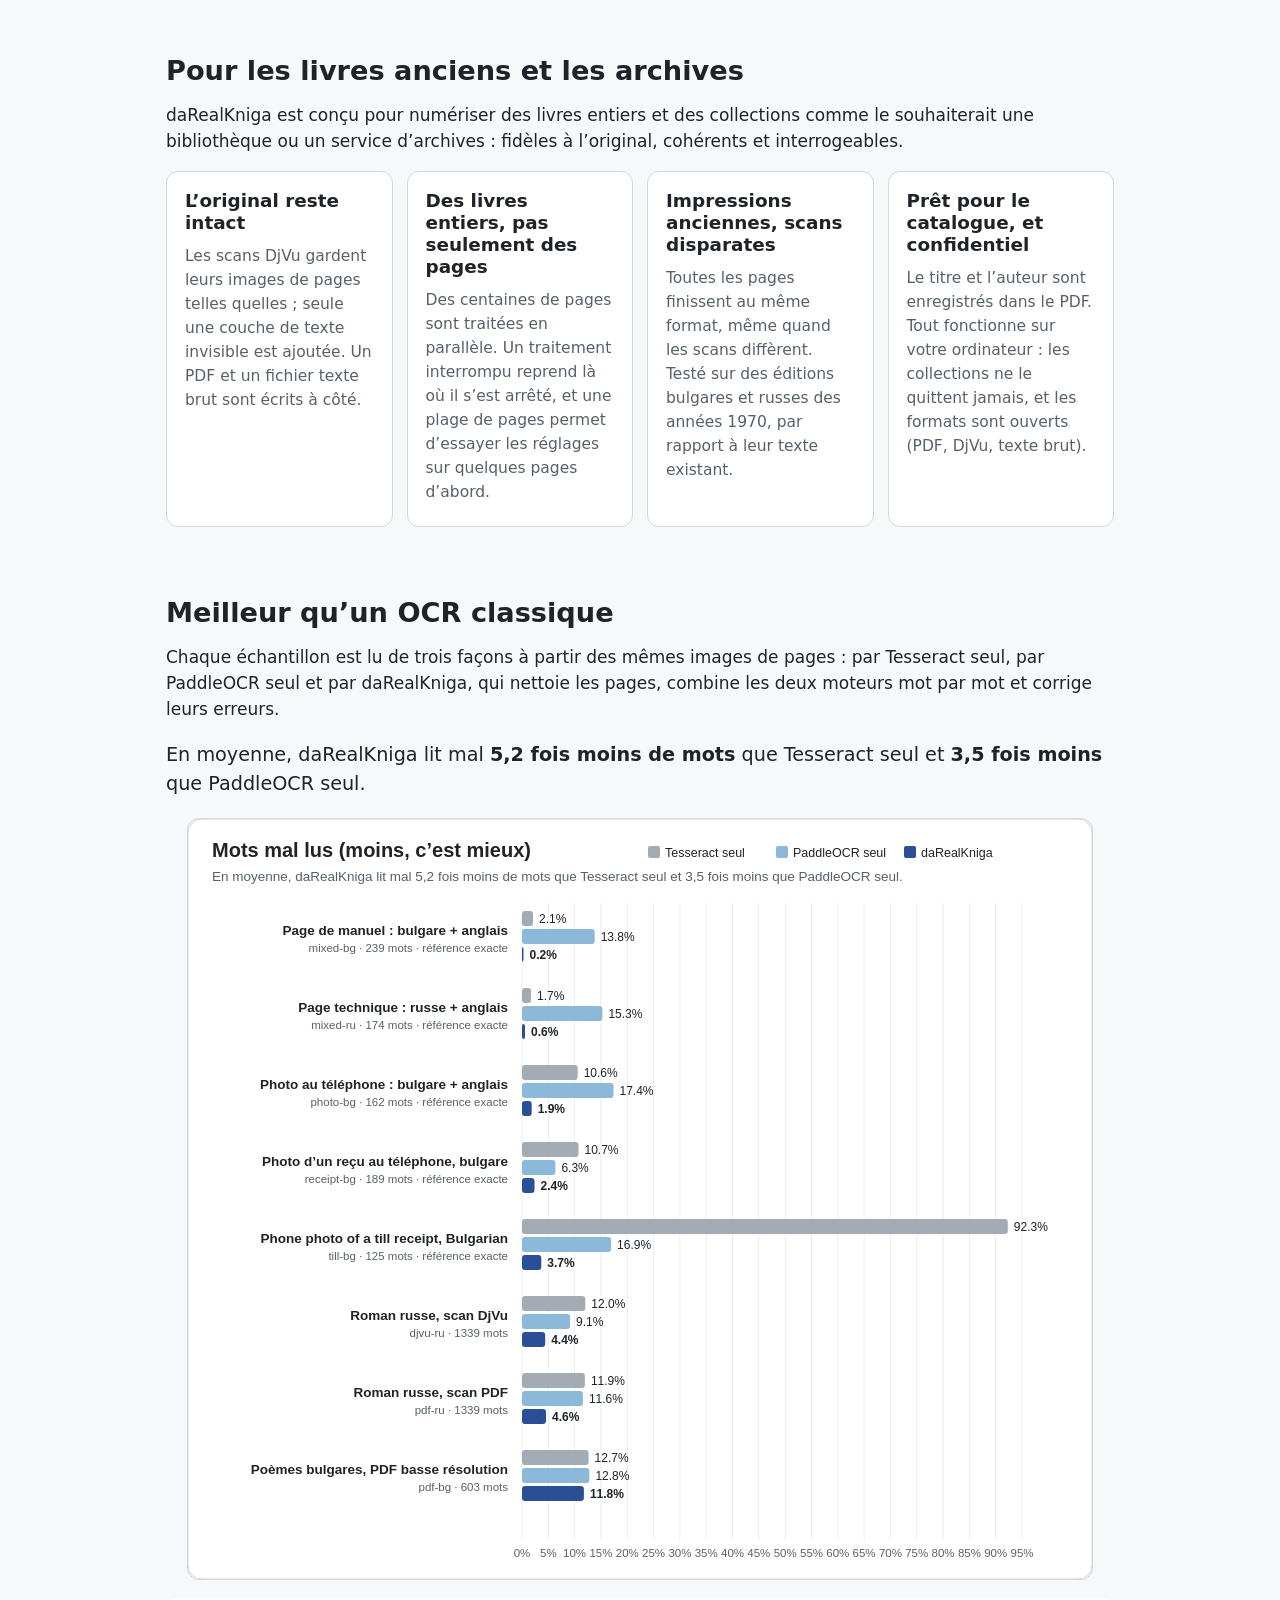
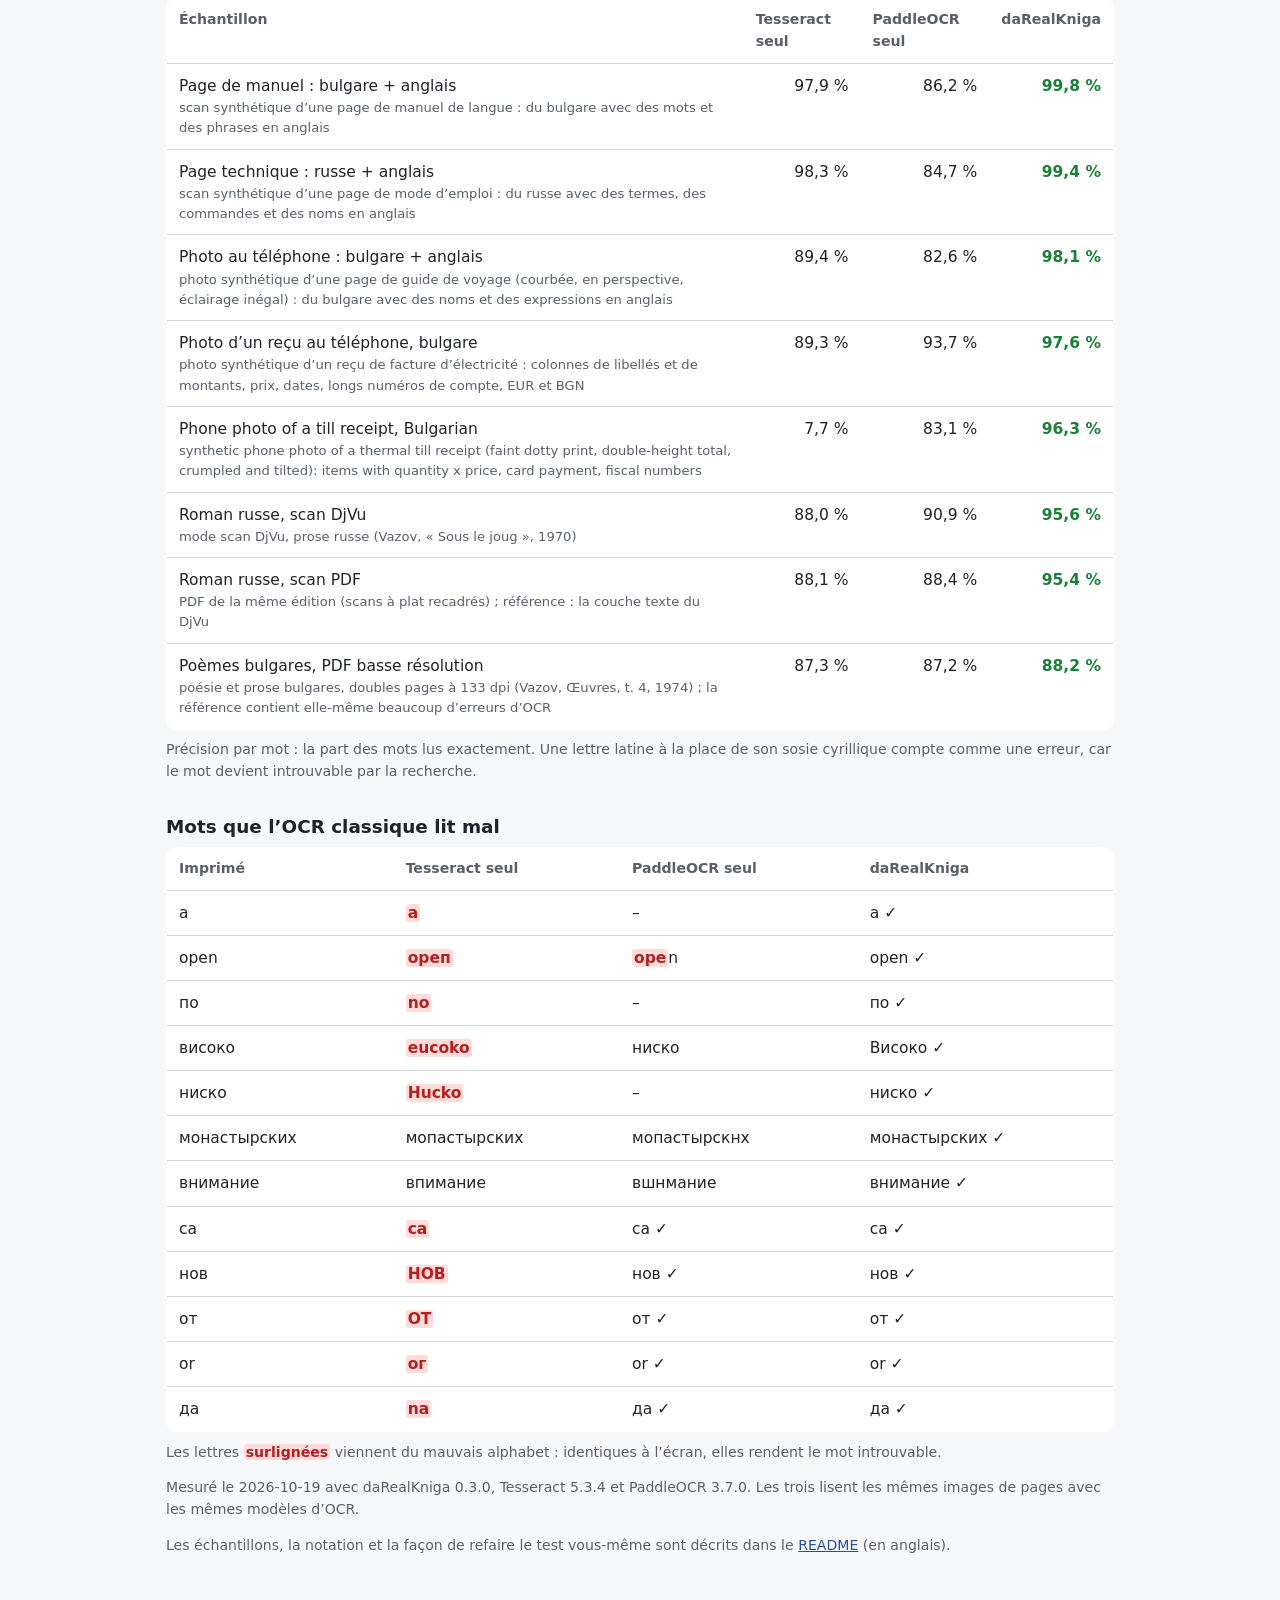
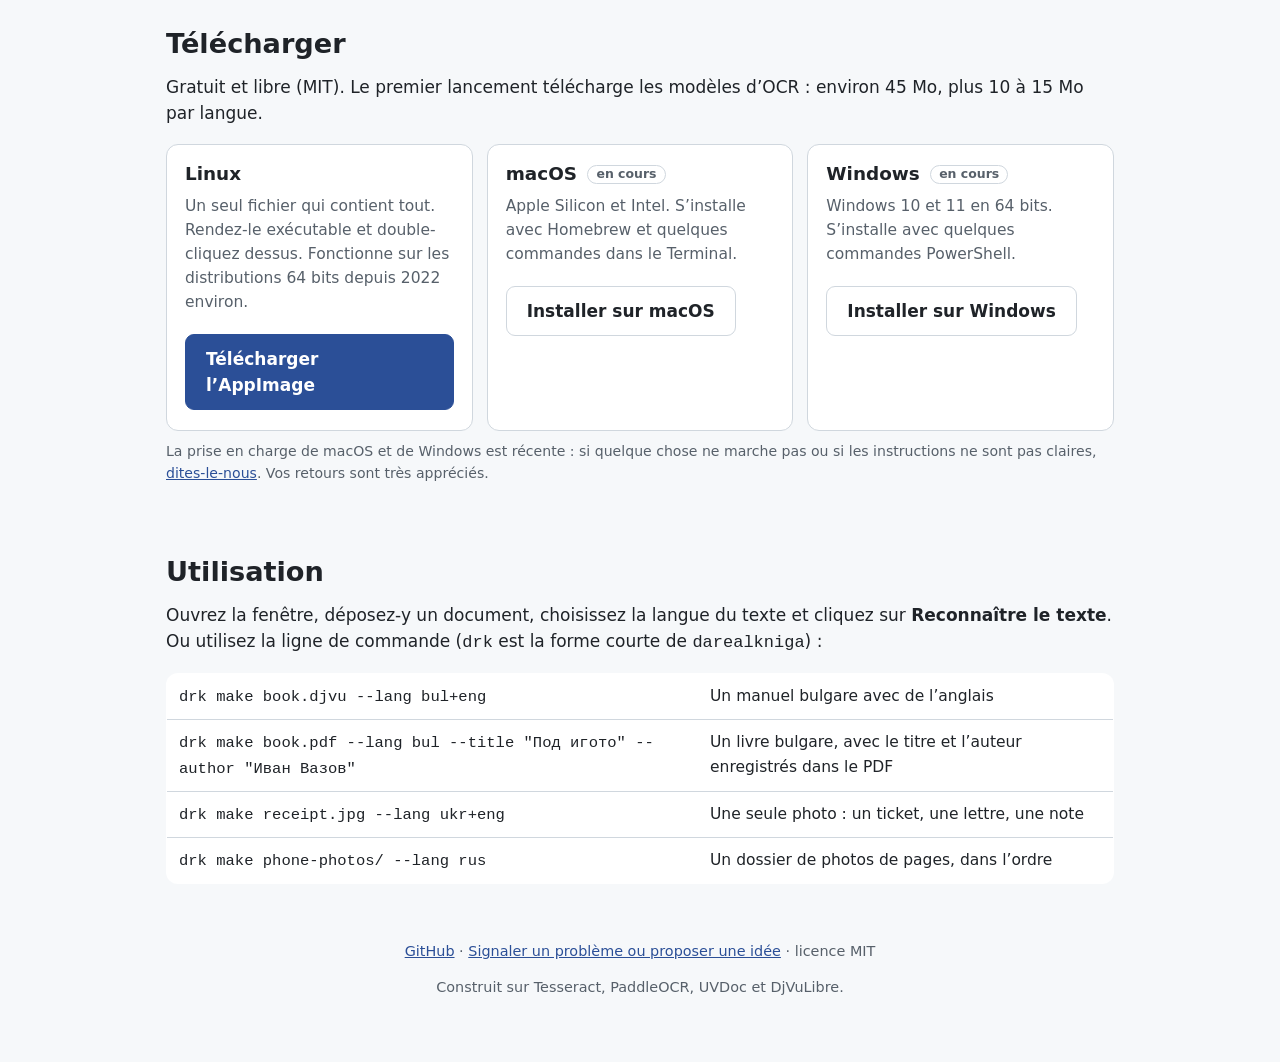
<file: docs/fr/index.html>
<!doctype html>
<html lang="fr">
<head>
<meta charset="utf-8">
<meta name="viewport" content="width=device-width, initial-scale=1">
<title>daRealKniga — OCR pour les langues slaves</title>
<meta name="description" content="OCR gratuit pour les livres anciens, les archives et les documents en langues slaves et en anglais : des scans et des photos au téléphone deviennent des PDF fidèles et interrogeables, même quand cyrillique et latin se mélangent.">
<meta property="og:title" content="daRealKniga : OCR pour les textes slaves et anglais">
<meta property="og:description" content="Des scans et des photos au téléphone en entrée, des PDF propres et interrogeables en sortie. Lit le texte mêlant cyrillique et latin bien mieux qu’un OCR classique.">
<meta property="og:image" content="https://edgarbarrantes.github.io/daRealKniga/social-preview.png">
<meta property="og:image:width" content="1280">
<meta property="og:image:height" content="640">
<meta name="twitter:card" content="summary_large_image">
<link rel="icon" href="../icon.png">
<link rel="alternate" hreflang="en" href="https://edgarbarrantes.github.io/daRealKniga/">
<link rel="alternate" hreflang="ru" href="https://edgarbarrantes.github.io/daRealKniga/ru/">
<link rel="alternate" hreflang="bg" href="https://edgarbarrantes.github.io/daRealKniga/bg/">
<link rel="alternate" hreflang="fr" href="https://edgarbarrantes.github.io/daRealKniga/fr/">
<link rel="stylesheet" href="../style.css">
</head>
<body>
<main>

<header class="hero">
  <nav class="langs" aria-label="Language"><a href="../" lang="en">English</a><a href="../ru/" lang="ru">Русский</a><a href="../bg/" lang="bg">Български</a><a href="../fr/" lang="fr" aria-current="page">Français</a></nav>
  <img class="logo" src="../icon.png" alt="">
  <h1>daRealKniga</h1>
  <p class="tag">Transformez livres anciens, archives et documents du quotidien en copies numériques fidèles et <strong>interrogeables</strong>. Conçu pour les langues slaves et l’anglais, même mélangés sur une même page.</p>
  <p class="gloss"><em>да</em> = oui, <em>книга</em> = livre : « oui, un vrai livre », avec un vrai texte, interrogeable.</p>
  <div class="buttons">
    <a class="btn primary" href="#get-it">Télécharger gratuitement</a>
    <a class="btn" href="#accuracy">Quelle qualité ?</a>
    <a class="btn" href="https://github.com/EdgarBarrantes/daRealKniga">Code source sur GitHub</a>
  </div>
</header>

<img class="demo" src="../demo.gif" width="806" height="638" alt="La photo courbée d’une page en bulgare et en anglais est déposée dans daRealKniga ; il en sort un PDF propre et interrogeable ; les erreurs d’un OCR classique sont montrées à côté du résultat de daRealKniga.">
<p class="caption">Une exécution réelle : une photo au téléphone en entrée, un PDF interrogeable en sortie et, pour comparer, un OCR classique sur la même photo (interface en anglais ; le logiciel existe aussi en français).</p>

<h2 id="what">Ce qu’il fait</h2>
<div class="cards">
  <div class="card"><h3>Des PDF interrogeables</h3><p>Transforme livres DjVu, PDF d’images, photos et scans en PDF où l’on peut chercher, sélectionner et copier le texte. Il écrit aussi un fichier texte brut et, pour les livres DjVu, un DjVu interrogeable.</p></div>
  <div class="card"><h3>Cyrillique et latin mélangés</h3><p>Dans les manuels, dictionnaires et documents bilingues, chaque mot garde son propre alphabet. Les lettres sosies (<code>а</code>/<code>a</code>, <code>р</code>/<code>p</code>, <code>Н</code>/<code>H</code>) ne cassent plus la recherche.</p></div>
  <div class="card"><h3>Des photos, pas seulement des scans</h3><p>Les pages courbées, inclinées ou ombrées photographiées au téléphone sont d’abord redressées et nettoyées, et toutes les pages finissent au même format.</p></div>
  <div class="card"><h3>Votre langue, votre ordinateur</h3><p>L’interface existe en 31 langues, dont toutes les langues slaves. Tout fonctionne sur votre ordinateur : vos documents ne le quittent jamais.</p></div>
</div>

<h2 id="books">Pour les livres anciens et les archives</h2>
<p>daRealKniga est conçu pour numériser des livres entiers et des collections comme le souhaiterait une bibliothèque ou un service d’archives : fidèles à l’original, cohérents et interrogeables.</p>
<div class="cards">
  <div class="card"><h3>L’original reste intact</h3><p>Les scans DjVu gardent leurs images de pages telles quelles ; seule une couche de texte invisible est ajoutée. Un PDF et un fichier texte brut sont écrits à côté.</p></div>
  <div class="card"><h3>Des livres entiers, pas seulement des pages</h3><p>Des centaines de pages sont traitées en parallèle. Un traitement interrompu reprend là où il s’est arrêté, et une plage de pages permet d’essayer les réglages sur quelques pages d’abord.</p></div>
  <div class="card"><h3>Impressions anciennes, scans disparates</h3><p>Toutes les pages finissent au même format, même quand les scans diffèrent. Testé sur des éditions bulgares et russes des années 1970, par rapport à leur texte existant.</p></div>
  <div class="card"><h3>Prêt pour le catalogue, et confidentiel</h3><p>Le titre et l’auteur sont enregistrés dans le PDF. Tout fonctionne sur votre ordinateur : les collections ne le quittent jamais, et les formats sont ouverts (PDF, DjVu, texte brut).</p></div>
</div>

<h2 id="accuracy">Meilleur qu’un OCR classique</h2>
<p>Chaque échantillon est lu de trois façons à partir des mêmes images de pages : par Tesseract seul, par PaddleOCR seul et par daRealKniga, qui nettoie les pages, combine les deux moteurs mot par mot et corrige leurs erreurs.</p>
<!-- benchmark:start -->
<p class="lead">En moyenne, daRealKniga lit mal <strong>5,2 fois moins de mots</strong> que Tesseract seul et <strong>3,5 fois moins</strong> que PaddleOCR seul.</p>
<img class="chart" src="../benchmark-fr.svg" alt="Part des mots mal lus par Tesseract seul, PaddleOCR seul et daRealKniga, par échantillon (moins, c’est mieux)">
<div class="scroll"><table class="results"><thead><tr><th>Échantillon</th><th>Tesseract seul</th><th>PaddleOCR seul</th><th>daRealKniga</th></tr></thead><tbody>
<tr><td>Page de manuel : bulgare + anglais<small>scan synthétique d’une page de manuel de langue : du bulgare avec des mots et des phrases en anglais</small></td><td class="num">97,9 %</td><td class="num">86,2 %</td><td class="num best">99,8 %</td></tr>
<tr><td>Page technique : russe + anglais<small>scan synthétique d’une page de mode d’emploi : du russe avec des termes, des commandes et des noms en anglais</small></td><td class="num">98,3 %</td><td class="num">84,7 %</td><td class="num best">99,4 %</td></tr>
<tr><td>Photo au téléphone : bulgare + anglais<small>photo synthétique d’une page de guide de voyage (courbée, en perspective, éclairage inégal) : du bulgare avec des noms et des expressions en anglais</small></td><td class="num">89,4 %</td><td class="num">82,6 %</td><td class="num best">98,1 %</td></tr>
<tr><td>Photo d’un reçu au téléphone, bulgare<small>photo synthétique d’un reçu de facture d’électricité : colonnes de libellés et de montants, prix, dates, longs numéros de compte, EUR et BGN</small></td><td class="num">89,3 %</td><td class="num">93,7 %</td><td class="num best">97,6 %</td></tr>
<tr><td>Phone photo of a till receipt, Bulgarian<small>synthetic phone photo of a thermal till receipt (faint dotty print, double-height total, crumpled and tilted): items with quantity x price, card payment, fiscal numbers</small></td><td class="num">7,7 %</td><td class="num">83,1 %</td><td class="num best">96,3 %</td></tr>
<tr><td>Roman russe, scan DjVu<small>mode scan DjVu, prose russe (Vazov, « Sous le joug », 1970)</small></td><td class="num">88,0 %</td><td class="num">90,9 %</td><td class="num best">95,6 %</td></tr>
<tr><td>Roman russe, scan PDF<small>PDF de la même édition (scans à plat recadrés) ; référence : la couche texte du DjVu</small></td><td class="num">88,1 %</td><td class="num">88,4 %</td><td class="num best">95,4 %</td></tr>
<tr><td>Poèmes bulgares, PDF basse résolution<small>poésie et prose bulgares, doubles pages à 133 dpi (Vazov, Œuvres, t. 4, 1974) ; la référence contient elle-même beaucoup d’erreurs d’OCR</small></td><td class="num">87,3 %</td><td class="num">87,2 %</td><td class="num best">88,2 %</td></tr>
</tbody></table></div><p class="note">Précision par mot : la part des mots lus exactement. Une lettre latine à la place de son sosie cyrillique compte comme une erreur, car le mot devient introuvable par la recherche.</p>
<h3>Mots que l’OCR classique lit mal</h3><div class="scroll"><table class="examples"><thead><tr><th>Imprimé</th><th>Tesseract seul</th><th>PaddleOCR seul</th><th>daRealKniga</th></tr></thead><tbody>
<tr><td>а</td><td><b class="wrong">a</b></td><td>–</td><td>а ✓</td></tr>
<tr><td>open</td><td><b class="wrong">ореп</b></td><td><b class="wrong">оре</b>n</td><td>open ✓</td></tr>
<tr><td>по</td><td><b class="wrong">no</b></td><td>–</td><td>по ✓</td></tr>
<tr><td>високо</td><td><b class="wrong">eucoko</b></td><td>ниско</td><td>Високо ✓</td></tr>
<tr><td>ниско</td><td><b class="wrong">Hucko</b></td><td>–</td><td>ниско ✓</td></tr>
<tr><td>монастырских</td><td>мопастырских</td><td>мопастырскнх</td><td>монастырских ✓</td></tr>
<tr><td>внимание</td><td>впимание</td><td>вшнмание</td><td>внимание ✓</td></tr>
<tr><td>са</td><td><b class="wrong">ca</b></td><td>са ✓</td><td>са ✓</td></tr>
<tr><td>нов</td><td><b class="wrong">HOB</b></td><td>нов ✓</td><td>нов ✓</td></tr>
<tr><td>от</td><td><b class="wrong">OT</b></td><td>от ✓</td><td>от ✓</td></tr>
<tr><td>or</td><td><b class="wrong">ог</b></td><td>or ✓</td><td>or ✓</td></tr>
<tr><td>да</td><td><b class="wrong">na</b></td><td>да ✓</td><td>да ✓</td></tr>
</tbody></table></div><p class="note">Les lettres <b class="wrong">surlignées</b> viennent du mauvais alphabet : identiques à l’écran, elles rendent le mot introuvable.</p>
<p class="note">Mesuré le 2026-10-19 avec daRealKniga 0.3.0, Tesseract 5.3.4 et PaddleOCR 3.7.0. Les trois lisent les mêmes images de pages avec les mêmes modèles d’OCR.</p>
<!-- benchmark:end -->
<p class="note">Les échantillons, la notation et la façon de refaire le test vous-même sont décrits dans le <a href="https://github.com/EdgarBarrantes/daRealKniga#tests">README</a> (en anglais).</p>

<h2 id="get-it">Télécharger</h2>
<p>Gratuit et libre (MIT). Le premier lancement télécharge les modèles d’OCR : environ 45&nbsp;Mo, plus 10 à 15&nbsp;Mo par langue.</p>
<div class="get">
  <div class="card">
    <h3>Linux</h3>
    <p>Un seul fichier qui contient tout. Rendez-le exécutable et double-cliquez dessus. Fonctionne sur les distributions 64 bits depuis 2022 environ.</p>
    <a class="btn primary" href="https://github.com/EdgarBarrantes/daRealKniga/releases/latest">Télécharger l’AppImage</a>
  </div>
  <div class="card">
    <h3>macOS <span class="wip">en cours</span></h3>
    <p>Apple Silicon et Intel. S’installe avec Homebrew et quelques commandes dans le Terminal.</p>
    <a class="btn" href="https://github.com/EdgarBarrantes/daRealKniga#install-on-macos">Installer sur macOS</a>
  </div>
  <div class="card">
    <h3>Windows <span class="wip">en cours</span></h3>
    <p>Windows 10 et 11 en 64 bits. S’installe avec quelques commandes PowerShell.</p>
    <a class="btn" href="https://github.com/EdgarBarrantes/daRealKniga#install-on-windows">Installer sur Windows</a>
  </div>
</div>
<p class="note">La prise en charge de macOS et de Windows est récente : si quelque chose ne marche pas ou si les instructions ne sont pas claires, <a href="https://github.com/EdgarBarrantes/daRealKniga/issues/new/choose">dites-le-nous</a>. Vos retours sont très appréciés.</p>

<h2 id="use">Utilisation</h2>
<p>Ouvrez la fenêtre, déposez-y un document, choisissez la langue du texte et cliquez sur <strong>Reconnaître le texte</strong>. Ou utilisez la ligne de commande (<code>drk</code> est la forme courte de <code>darealkniga</code>) :</p>
<div class="scroll"><table><tbody>
  <tr><td><code>drk make book.djvu --lang bul+eng</code></td><td>Un manuel bulgare avec de l’anglais</td></tr>
  <tr><td><code>drk make book.pdf --lang bul --title "Под игото" --author "Иван Вазов"</code></td><td>Un livre bulgare, avec le titre et l’auteur enregistrés dans le PDF</td></tr>
  <tr><td><code>drk make receipt.jpg --lang ukr+eng</code></td><td>Une seule photo : un ticket, une lettre, une note</td></tr>
  <tr><td><code>drk make phone-photos/ --lang rus</code></td><td>Un dossier de photos de pages, dans l’ordre</td></tr>
</tbody></table></div>

<footer>
  <p><a href="https://github.com/EdgarBarrantes/daRealKniga">GitHub</a> · <a href="https://github.com/EdgarBarrantes/daRealKniga/issues/new/choose">Signaler un problème ou proposer une idée</a> · licence MIT</p>
  <p>Construit sur Tesseract, PaddleOCR, UVDoc et DjVuLibre.</p>
</footer>
</main>
</body>
</html>
</file>
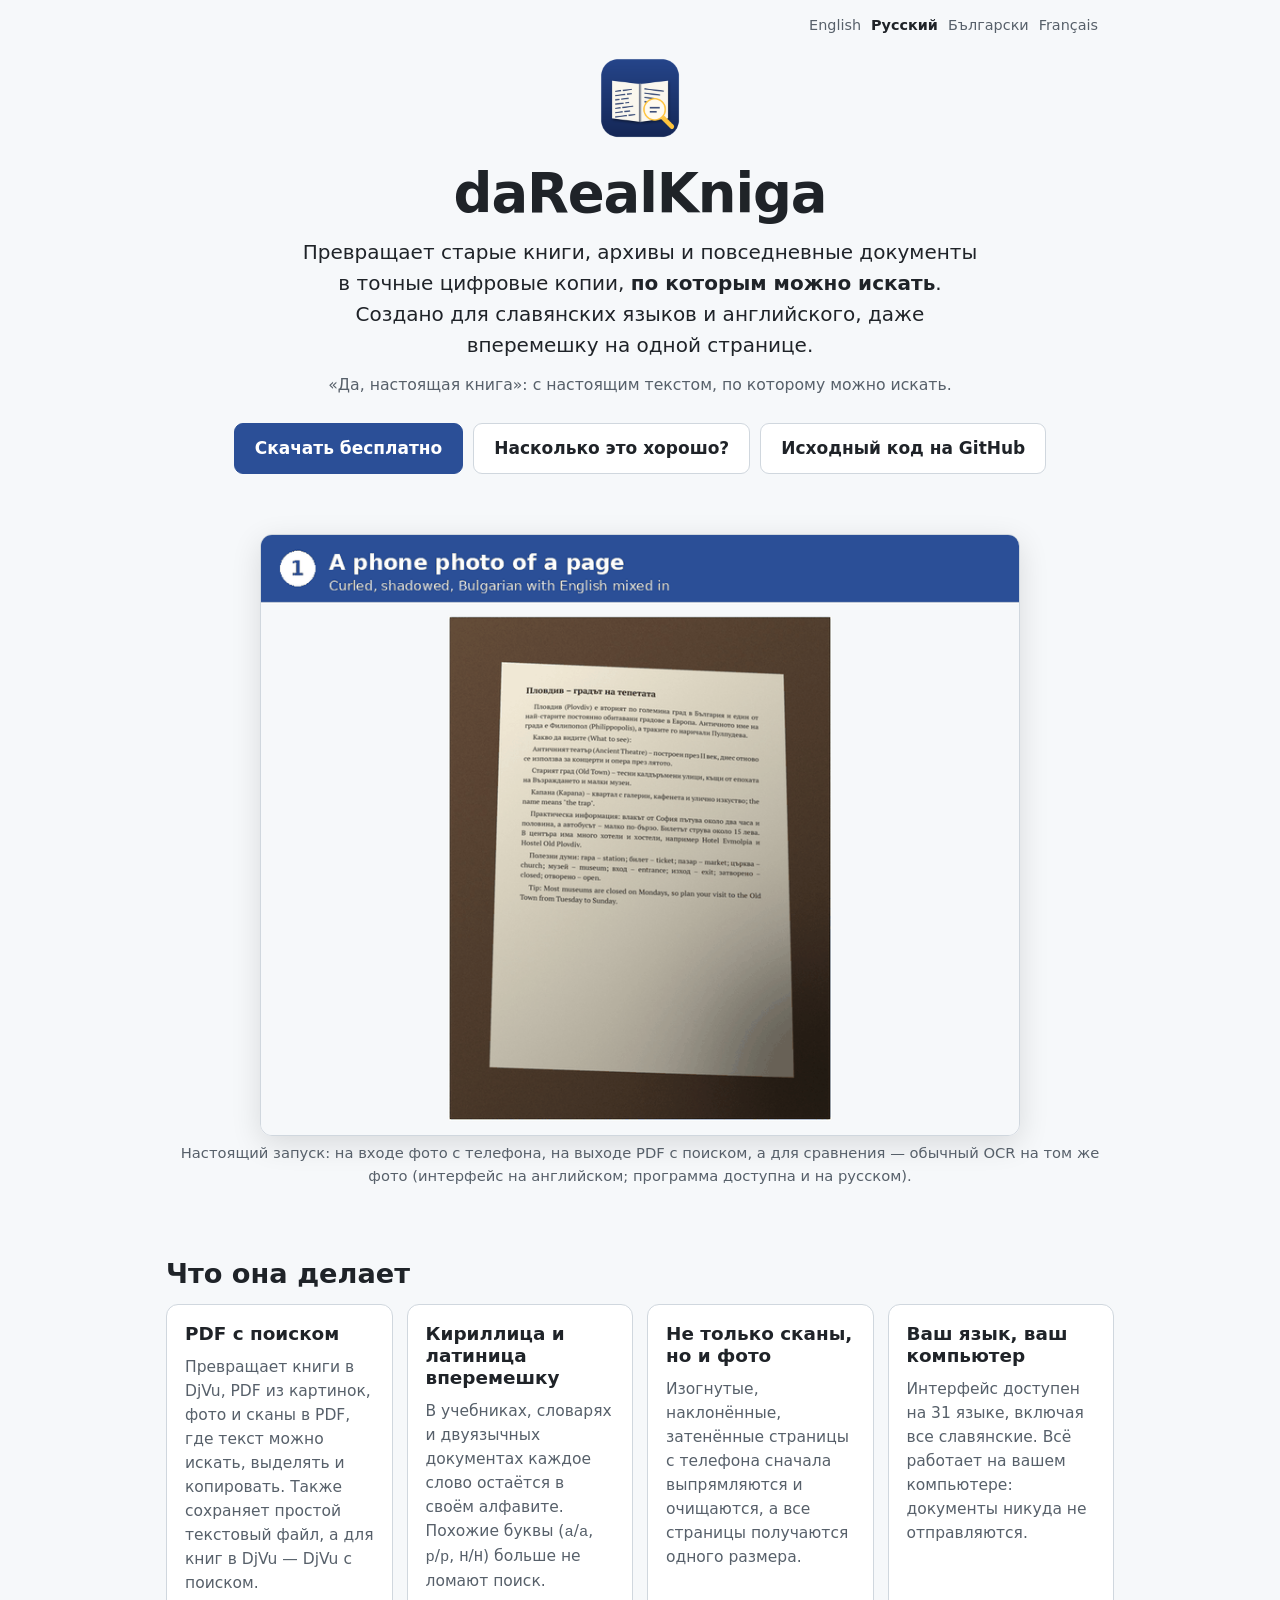
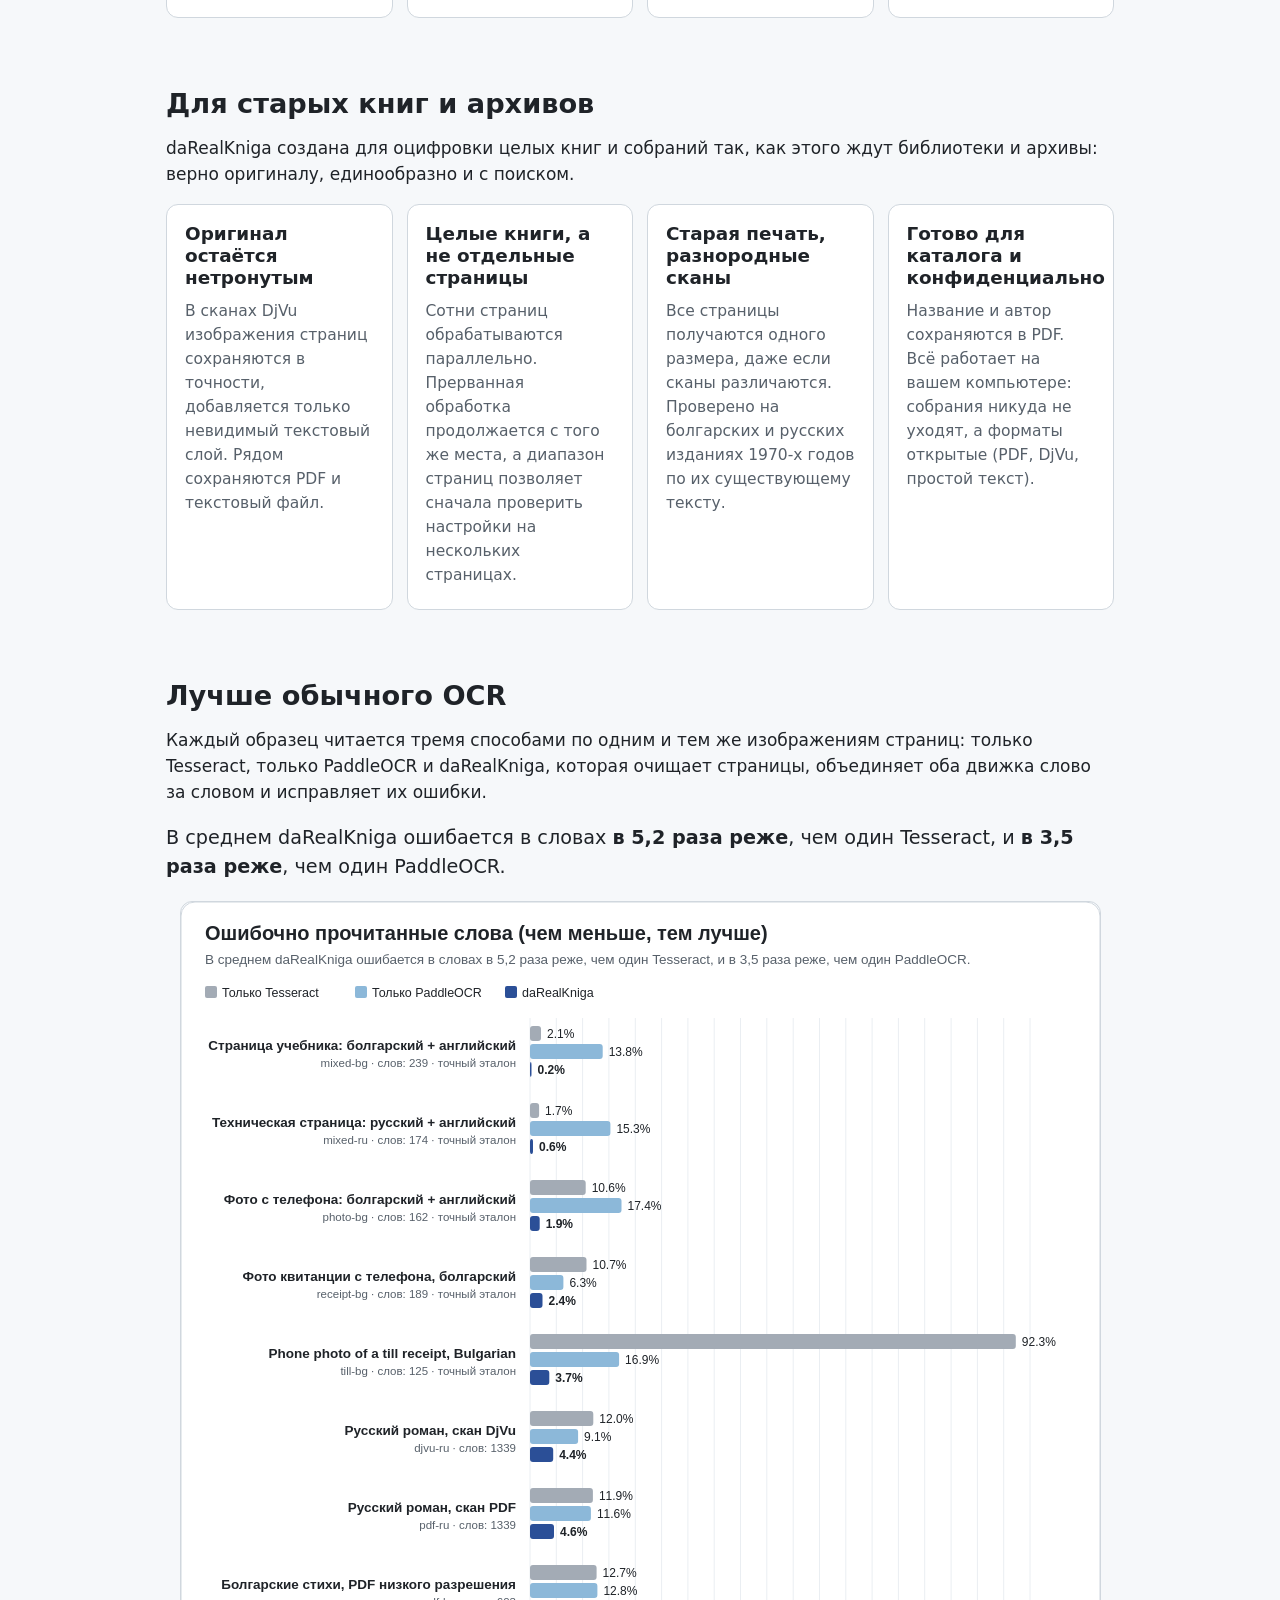
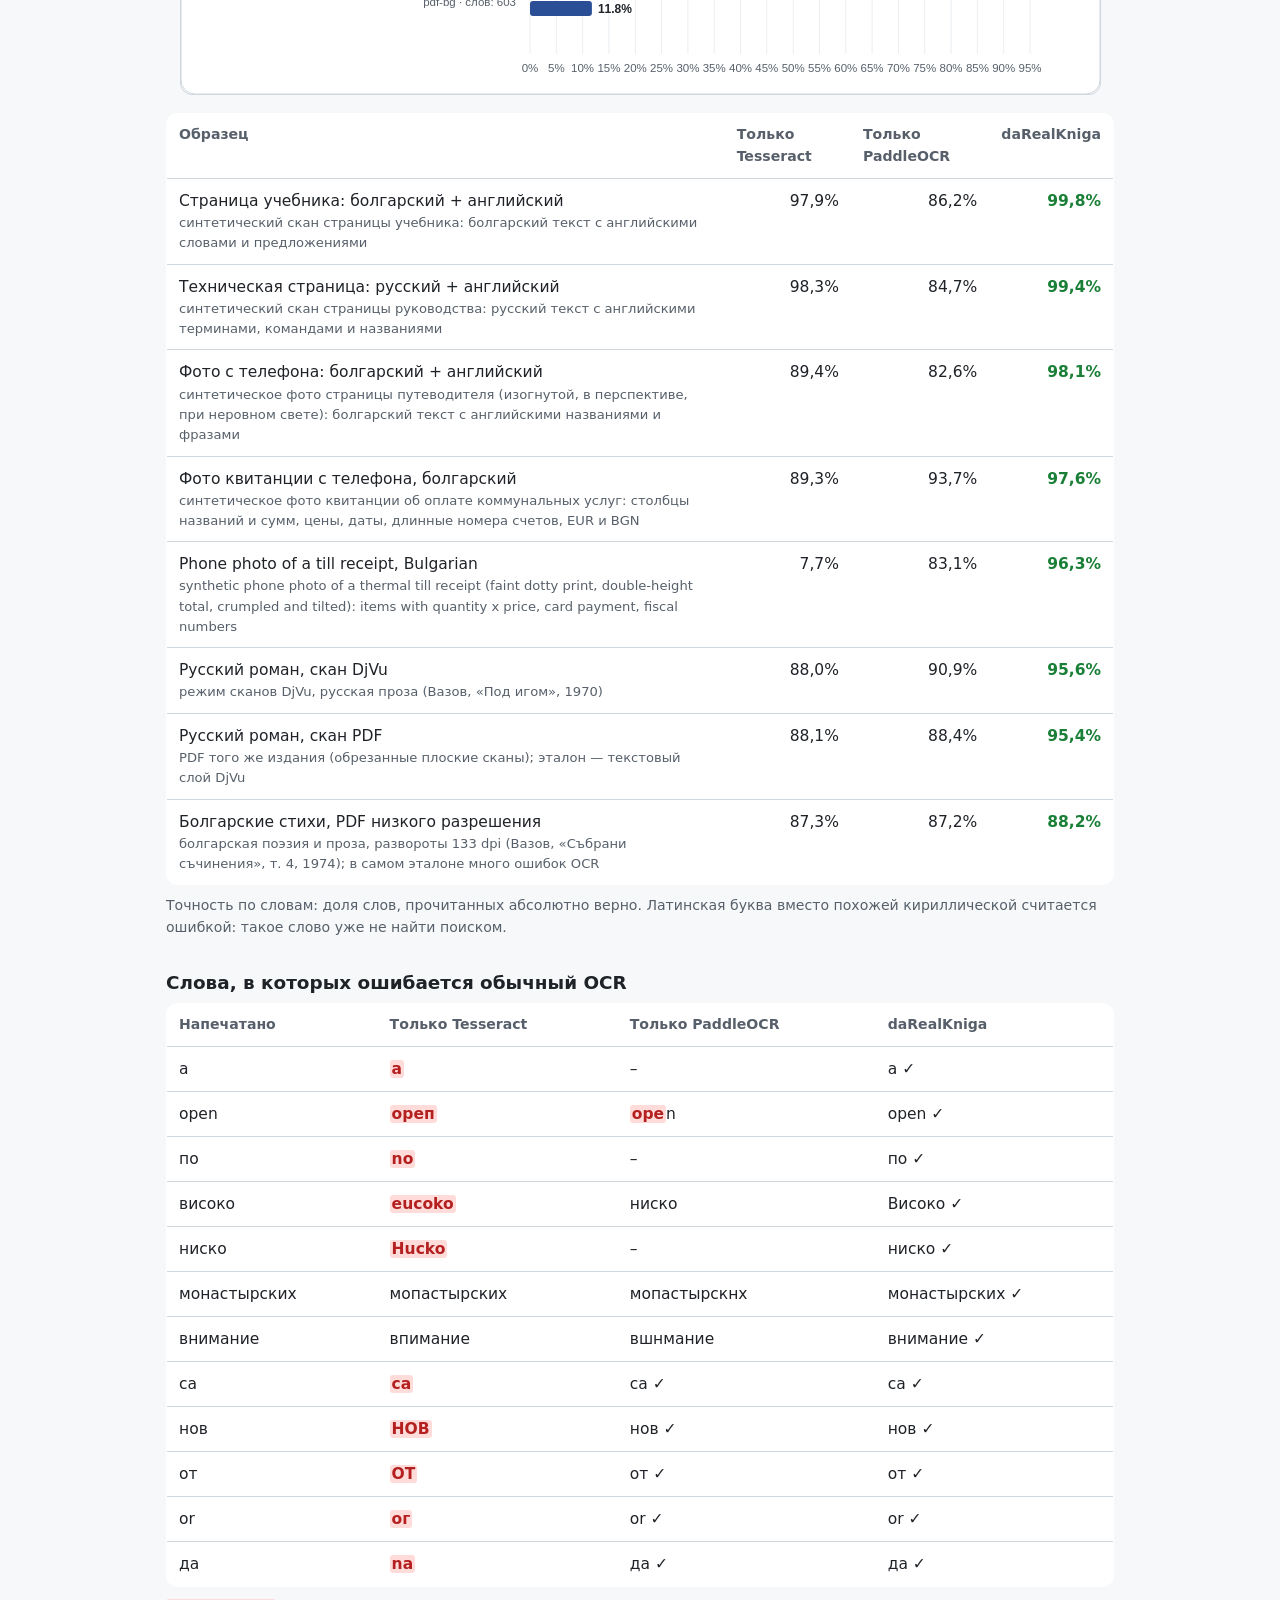
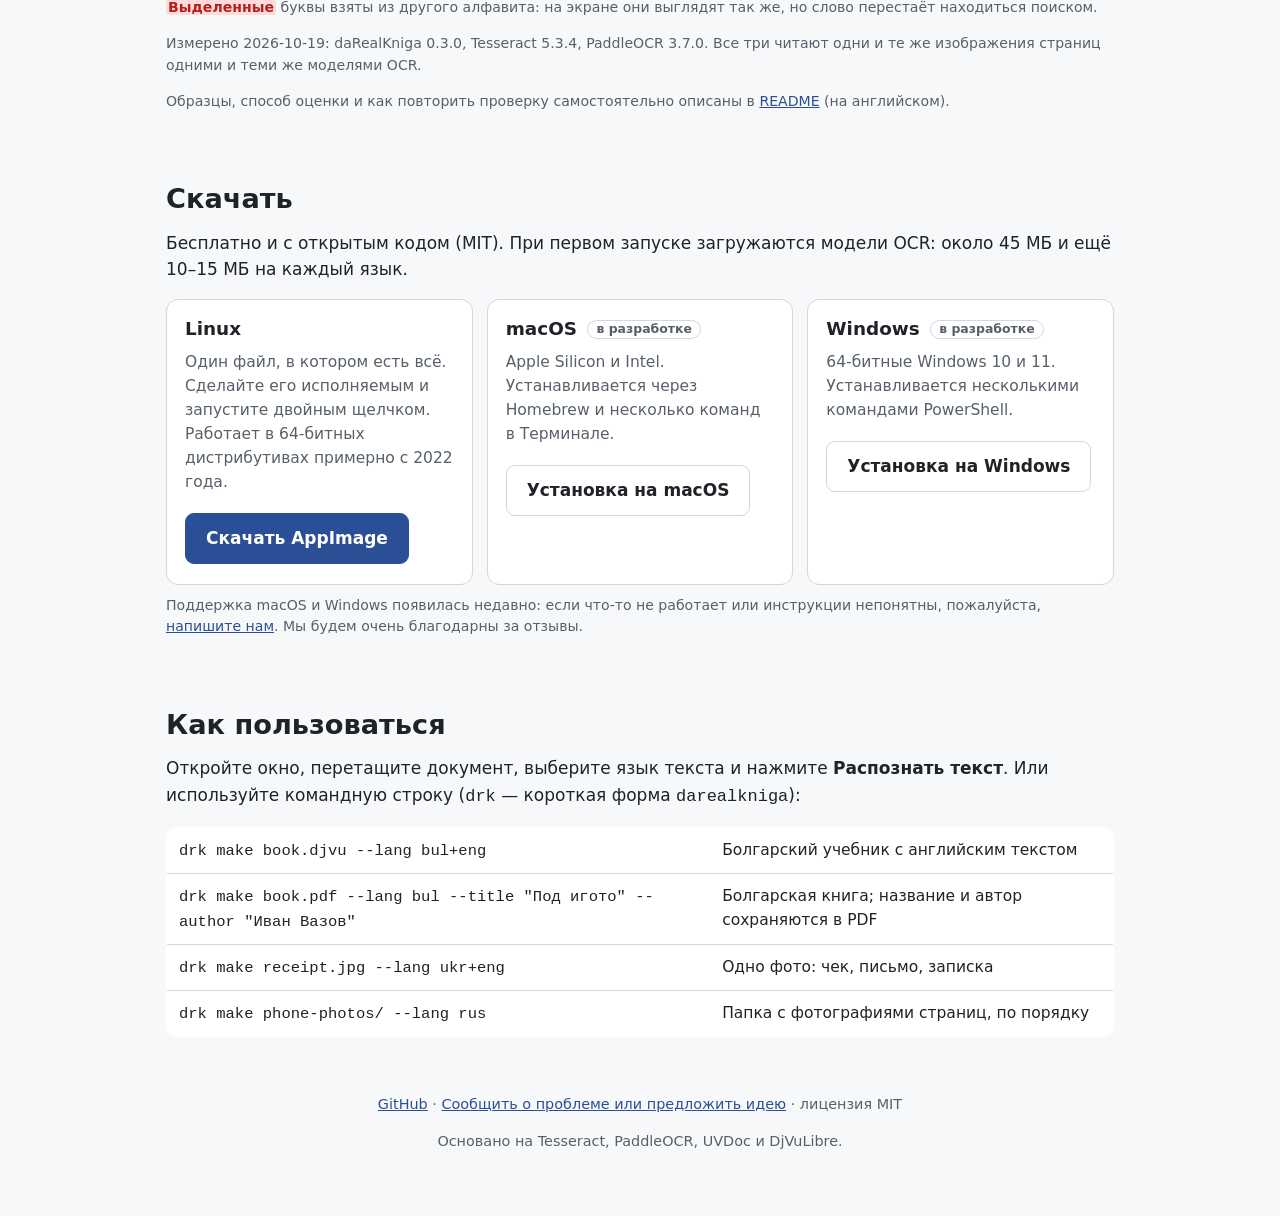
<file: docs/ru/index.html>
<!doctype html>
<html lang="ru">
<head>
<meta charset="utf-8">
<meta name="viewport" content="width=device-width, initial-scale=1">
<title>daRealKniga — OCR для славянских языков</title>
<meta name="description" content="Бесплатное распознавание текста для старых книг, архивов и документов на славянских языках и английском: из сканов и фото с телефона — точные копии в PDF с поиском, даже когда кириллица и латиница перемешаны.">
<meta property="og:title" content="daRealKniga: OCR для славянских и английских текстов">
<meta property="og:description" content="Сканы и фото с телефона на входе, чистые PDF с поиском на выходе. Смешанный кириллический и латинский текст читается гораздо лучше, чем обычным OCR.">
<meta property="og:image" content="https://edgarbarrantes.github.io/daRealKniga/social-preview.png">
<meta property="og:image:width" content="1280">
<meta property="og:image:height" content="640">
<meta name="twitter:card" content="summary_large_image">
<link rel="icon" href="../icon.png">
<link rel="alternate" hreflang="en" href="https://edgarbarrantes.github.io/daRealKniga/">
<link rel="alternate" hreflang="ru" href="https://edgarbarrantes.github.io/daRealKniga/ru/">
<link rel="alternate" hreflang="bg" href="https://edgarbarrantes.github.io/daRealKniga/bg/">
<link rel="alternate" hreflang="fr" href="https://edgarbarrantes.github.io/daRealKniga/fr/">
<link rel="stylesheet" href="../style.css">
</head>
<body>
<main>

<header class="hero">
  <nav class="langs" aria-label="Language"><a href="../" lang="en">English</a><a href="../ru/" lang="ru" aria-current="page">Русский</a><a href="../bg/" lang="bg">Български</a><a href="../fr/" lang="fr">Français</a></nav>
  <img class="logo" src="../icon.png" alt="">
  <h1>daRealKniga</h1>
  <p class="tag">Превращает старые книги, архивы и повседневные документы в точные цифровые копии, <strong>по которым можно искать</strong>. Создано для славянских языков и английского, даже вперемешку на одной странице.</p>
  <p class="gloss">«Да, настоящая книга»: с настоящим текстом, по которому можно искать.</p>
  <div class="buttons">
    <a class="btn primary" href="#get-it">Скачать бесплатно</a>
    <a class="btn" href="#accuracy">Насколько это хорошо?</a>
    <a class="btn" href="https://github.com/EdgarBarrantes/daRealKniga">Исходный код на GitHub</a>
  </div>
</header>

<img class="demo" src="../demo.gif" width="806" height="638" alt="Изогнутое фото страницы на болгарском и английском перетаскивают в daRealKniga; получается чистый PDF с поиском; ошибки обычного OCR показаны рядом с результатом daRealKniga.">
<p class="caption">Настоящий запуск: на входе фото с телефона, на выходе PDF с поиском, а для сравнения — обычный OCR на том же фото (интерфейс на английском; программа доступна и на русском).</p>

<h2 id="what">Что она делает</h2>
<div class="cards">
  <div class="card"><h3>PDF с поиском</h3><p>Превращает книги в DjVu, PDF из картинок, фото и сканы в PDF, где текст можно искать, выделять и копировать. Также сохраняет простой текстовый файл, а для книг в DjVu — DjVu с поиском.</p></div>
  <div class="card"><h3>Кириллица и латиница вперемешку</h3><p>В учебниках, словарях и двуязычных документах каждое слово остаётся в своём алфавите. Похожие буквы (<code>а</code>/<code>a</code>, <code>р</code>/<code>p</code>, <code>Н</code>/<code>H</code>) больше не ломают поиск.</p></div>
  <div class="card"><h3>Не только сканы, но и фото</h3><p>Изогнутые, наклонённые, затенённые страницы с телефона сначала выпрямляются и очищаются, а все страницы получаются одного размера.</p></div>
  <div class="card"><h3>Ваш язык, ваш компьютер</h3><p>Интерфейс доступен на 31 языке, включая все славянские. Всё работает на вашем компьютере: документы никуда не отправляются.</p></div>
</div>

<h2 id="books">Для старых книг и архивов</h2>
<p>daRealKniga создана для оцифровки целых книг и собраний так, как этого ждут библиотеки и архивы: верно оригиналу, единообразно и с поиском.</p>
<div class="cards">
  <div class="card"><h3>Оригинал остаётся нетронутым</h3><p>В сканах DjVu изображения страниц сохраняются в точности, добавляется только невидимый текстовый слой. Рядом сохраняются PDF и текстовый файл.</p></div>
  <div class="card"><h3>Целые книги, а не отдельные страницы</h3><p>Сотни страниц обрабатываются параллельно. Прерванная обработка продолжается с того же места, а диапазон страниц позволяет сначала проверить настройки на нескольких страницах.</p></div>
  <div class="card"><h3>Старая печать, разнородные сканы</h3><p>Все страницы получаются одного размера, даже если сканы различаются. Проверено на болгарских и русских изданиях 1970-х годов по их существующему тексту.</p></div>
  <div class="card"><h3>Готово для каталога и конфиденциально</h3><p>Название и автор сохраняются в PDF. Всё работает на вашем компьютере: собрания никуда не уходят, а форматы открытые (PDF, DjVu, простой текст).</p></div>
</div>

<h2 id="accuracy">Лучше обычного OCR</h2>
<p>Каждый образец читается тремя способами по одним и тем же изображениям страниц: только Tesseract, только PaddleOCR и daRealKniga, которая очищает страницы, объединяет оба движка слово за словом и исправляет их ошибки.</p>
<!-- benchmark:start -->
<p class="lead">В среднем daRealKniga ошибается в словах <strong>в 5,2 раза реже</strong>, чем один Tesseract, и <strong>в 3,5 раза реже</strong>, чем один PaddleOCR.</p>
<img class="chart" src="../benchmark-ru.svg" alt="Доля ошибочно прочитанных слов: только Tesseract, только PaddleOCR и daRealKniga по каждому образцу (чем меньше, тем лучше)">
<div class="scroll"><table class="results"><thead><tr><th>Образец</th><th>Только Tesseract</th><th>Только PaddleOCR</th><th>daRealKniga</th></tr></thead><tbody>
<tr><td>Страница учебника: болгарский + английский<small>синтетический скан страницы учебника: болгарский текст с английскими словами и предложениями</small></td><td class="num">97,9%</td><td class="num">86,2%</td><td class="num best">99,8%</td></tr>
<tr><td>Техническая страница: русский + английский<small>синтетический скан страницы руководства: русский текст с английскими терминами, командами и названиями</small></td><td class="num">98,3%</td><td class="num">84,7%</td><td class="num best">99,4%</td></tr>
<tr><td>Фото с телефона: болгарский + английский<small>синтетическое фото страницы путеводителя (изогнутой, в перспективе, при неровном свете): болгарский текст с английскими названиями и фразами</small></td><td class="num">89,4%</td><td class="num">82,6%</td><td class="num best">98,1%</td></tr>
<tr><td>Фото квитанции с телефона, болгарский<small>синтетическое фото квитанции об оплате коммунальных услуг: столбцы названий и сумм, цены, даты, длинные номера счетов, EUR и BGN</small></td><td class="num">89,3%</td><td class="num">93,7%</td><td class="num best">97,6%</td></tr>
<tr><td>Phone photo of a till receipt, Bulgarian<small>synthetic phone photo of a thermal till receipt (faint dotty print, double-height total, crumpled and tilted): items with quantity x price, card payment, fiscal numbers</small></td><td class="num">7,7%</td><td class="num">83,1%</td><td class="num best">96,3%</td></tr>
<tr><td>Русский роман, скан DjVu<small>режим сканов DjVu, русская проза (Вазов, «Под игом», 1970)</small></td><td class="num">88,0%</td><td class="num">90,9%</td><td class="num best">95,6%</td></tr>
<tr><td>Русский роман, скан PDF<small>PDF того же издания (обрезанные плоские сканы); эталон — текстовый слой DjVu</small></td><td class="num">88,1%</td><td class="num">88,4%</td><td class="num best">95,4%</td></tr>
<tr><td>Болгарские стихи, PDF низкого разрешения<small>болгарская поэзия и проза, развороты 133 dpi (Вазов, «Събрани съчинения», т. 4, 1974); в самом эталоне много ошибок OCR</small></td><td class="num">87,3%</td><td class="num">87,2%</td><td class="num best">88,2%</td></tr>
</tbody></table></div><p class="note">Точность по словам: доля слов, прочитанных абсолютно верно. Латинская буква вместо похожей кириллической считается ошибкой: такое слово уже не найти поиском.</p>
<h3>Слова, в которых ошибается обычный OCR</h3><div class="scroll"><table class="examples"><thead><tr><th>Напечатано</th><th>Только Tesseract</th><th>Только PaddleOCR</th><th>daRealKniga</th></tr></thead><tbody>
<tr><td>а</td><td><b class="wrong">a</b></td><td>–</td><td>а ✓</td></tr>
<tr><td>open</td><td><b class="wrong">ореп</b></td><td><b class="wrong">оре</b>n</td><td>open ✓</td></tr>
<tr><td>по</td><td><b class="wrong">no</b></td><td>–</td><td>по ✓</td></tr>
<tr><td>високо</td><td><b class="wrong">eucoko</b></td><td>ниско</td><td>Високо ✓</td></tr>
<tr><td>ниско</td><td><b class="wrong">Hucko</b></td><td>–</td><td>ниско ✓</td></tr>
<tr><td>монастырских</td><td>мопастырских</td><td>мопастырскнх</td><td>монастырских ✓</td></tr>
<tr><td>внимание</td><td>впимание</td><td>вшнмание</td><td>внимание ✓</td></tr>
<tr><td>са</td><td><b class="wrong">ca</b></td><td>са ✓</td><td>са ✓</td></tr>
<tr><td>нов</td><td><b class="wrong">HOB</b></td><td>нов ✓</td><td>нов ✓</td></tr>
<tr><td>от</td><td><b class="wrong">OT</b></td><td>от ✓</td><td>от ✓</td></tr>
<tr><td>or</td><td><b class="wrong">ог</b></td><td>or ✓</td><td>or ✓</td></tr>
<tr><td>да</td><td><b class="wrong">na</b></td><td>да ✓</td><td>да ✓</td></tr>
</tbody></table></div><p class="note"><b class="wrong">Выделенные</b> буквы взяты из другого алфавита: на экране они выглядят так же, но слово перестаёт находиться поиском.</p>
<p class="note">Измерено 2026-10-19: daRealKniga 0.3.0, Tesseract 5.3.4, PaddleOCR 3.7.0. Все три читают одни и те же изображения страниц одними и теми же моделями OCR.</p>
<!-- benchmark:end -->
<p class="note">Образцы, способ оценки и как повторить проверку самостоятельно описаны в <a href="https://github.com/EdgarBarrantes/daRealKniga#tests">README</a> (на английском).</p>

<h2 id="get-it">Скачать</h2>
<p>Бесплатно и с открытым кодом (MIT). При первом запуске загружаются модели OCR: около 45&nbsp;МБ и ещё 10–15&nbsp;МБ на каждый язык.</p>
<div class="get">
  <div class="card">
    <h3>Linux</h3>
    <p>Один файл, в котором есть всё. Сделайте его исполняемым и запустите двойным щелчком. Работает в 64-битных дистрибутивах примерно с 2022 года.</p>
    <a class="btn primary" href="https://github.com/EdgarBarrantes/daRealKniga/releases/latest">Скачать AppImage</a>
  </div>
  <div class="card">
    <h3>macOS <span class="wip">в разработке</span></h3>
    <p>Apple Silicon и Intel. Устанавливается через Homebrew и несколько команд в Терминале.</p>
    <a class="btn" href="https://github.com/EdgarBarrantes/daRealKniga#install-on-macos">Установка на macOS</a>
  </div>
  <div class="card">
    <h3>Windows <span class="wip">в разработке</span></h3>
    <p>64-битные Windows 10 и 11. Устанавливается несколькими командами PowerShell.</p>
    <a class="btn" href="https://github.com/EdgarBarrantes/daRealKniga#install-on-windows">Установка на Windows</a>
  </div>
</div>
<p class="note">Поддержка macOS и Windows появилась недавно: если что-то не работает или инструкции непонятны, пожалуйста, <a href="https://github.com/EdgarBarrantes/daRealKniga/issues/new/choose">напишите нам</a>. Мы будем очень благодарны за отзывы.</p>

<h2 id="use">Как пользоваться</h2>
<p>Откройте окно, перетащите документ, выберите язык текста и нажмите <strong>Распознать текст</strong>. Или используйте командную строку (<code>drk</code> — короткая форма <code>darealkniga</code>):</p>
<div class="scroll"><table><tbody>
  <tr><td><code>drk make book.djvu --lang bul+eng</code></td><td>Болгарский учебник с английским текстом</td></tr>
  <tr><td><code>drk make book.pdf --lang bul --title "Под игото" --author "Иван Вазов"</code></td><td>Болгарская книга; название и автор сохраняются в PDF</td></tr>
  <tr><td><code>drk make receipt.jpg --lang ukr+eng</code></td><td>Одно фото: чек, письмо, записка</td></tr>
  <tr><td><code>drk make phone-photos/ --lang rus</code></td><td>Папка с фотографиями страниц, по порядку</td></tr>
</tbody></table></div>

<footer>
  <p><a href="https://github.com/EdgarBarrantes/daRealKniga">GitHub</a> · <a href="https://github.com/EdgarBarrantes/daRealKniga/issues/new/choose">Сообщить о проблеме или предложить идею</a> · лицензия MIT</p>
  <p>Основано на Tesseract, PaddleOCR, UVDoc и DjVuLibre.</p>
</footer>
</main>
</body>
</html>
</file>
<file: docs/style.css>
:root {
  --bg: #f6f8fa; --card: #ffffff; --ink: #1f2328; --muted: #57606a; --line: #d0d7de;
  --brand: #2b4f97; --brand-ink: #ffffff; --good: #1a7f37; --bad: #b42020; --bad-bg: #ffdcda;
}
@media (prefers-color-scheme: dark) {
  :root:not([data-theme="light"]) {
    --bg: #0d1117; --card: #161b22; --ink: #e6edf3; --muted: #9198a1; --line: #30363d;
    --brand: #7aa2f7; --brand-ink: #0d1117; --good: #3fb950; --bad: #ff7b72; --bad-bg: #4a1e1e;
  }
}
:root[data-theme="dark"] {
  --bg: #0d1117; --card: #161b22; --ink: #e6edf3; --muted: #9198a1; --line: #30363d;
  --brand: #7aa2f7; --brand-ink: #0d1117; --good: #3fb950; --bad: #ff7b72; --bad-bg: #4a1e1e;
}
* { box-sizing: border-box; }
html { -webkit-text-size-adjust: 100%; }
body { margin: 0; background: var(--bg); color: var(--ink); line-height: 1.55;
       font: 17px/1.55 -apple-system, "Segoe UI", system-ui, Roboto, "Noto Sans", Helvetica, Arial, sans-serif; }
main { max-width: 980px; margin: 0 auto; padding: 0 16px 56px; }
a { color: var(--brand); }
img { max-width: 100%; height: auto; }
h1, h2, h3 { line-height: 1.2; margin: 0 0 .5em; }
h2 { font-size: 1.7rem; margin-top: 2.6em; }
h3 { font-size: 1.15rem; margin-top: 1.8em; }
p { margin: 0 0 1em; }

.hero { text-align: center; padding: 56px 0 24px; }
.hero img.logo { width: 84px; height: 84px; }
.hero h1 { font-size: clamp(2.3rem, 7vw, 3.4rem); margin: .25em 0 .2em; letter-spacing: -.02em; }
.hero .tag { font-size: 1.25rem; color: var(--ink); max-width: 680px; margin: 0 auto .6em; }
.hero .gloss { color: var(--muted); font-size: .98rem; }
.buttons { display: flex; flex-wrap: wrap; gap: 10px; justify-content: center; margin: 26px 0 8px; }
.btn { display: inline-block; padding: 11px 20px; border-radius: 9px; text-decoration: none; font-weight: 600;
       border: 1px solid var(--line); background: var(--card); color: var(--ink); }
.btn.primary { background: var(--brand); color: var(--brand-ink); border-color: var(--brand); }
.btn:hover { filter: brightness(1.06); }

.demo { display: block; width: 100%; max-width: 760px; margin: 28px auto 6px; border-radius: 12px; border: 1px solid var(--line);
        box-shadow: 0 8px 30px rgba(0, 0, 0, .12); }
.caption { text-align: center; color: var(--muted); font-size: .92rem; }

.cards { display: grid; grid-template-columns: repeat(auto-fit, minmax(210px, 1fr)); gap: 14px; }
.card { background: var(--card); border: 1px solid var(--line); border-radius: 12px; padding: 18px 18px 6px; }
.card h3 { margin-top: 0; }
.card p { color: var(--muted); font-size: .97rem; }

.lead { font-size: 1.2rem; }
.chart { display: block; margin: 18px auto; border-radius: 12px; border: 1px solid var(--line); }
.scroll { overflow-x: auto; }
table { width: 100%; border-collapse: collapse; background: var(--card); border: 1px solid var(--line);
        border-radius: 12px; overflow: hidden; font-size: .97rem; }
th, td { padding: 10px 12px; border-bottom: 1px solid var(--line); text-align: left; vertical-align: top; }
th { color: var(--muted); font-weight: 600; font-size: .88rem; }
tr:last-child td { border-bottom: 0; }
td small { display: block; color: var(--muted); font-size: .82rem; }
td.num { text-align: right; white-space: nowrap; font-variant-numeric: tabular-nums; }
td.best { font-weight: 700; color: var(--good); }
b.wrong { color: var(--bad); background: var(--bad-bg); border-radius: 3px; padding: 0 2px; }
.note { color: var(--muted); font-size: .88rem; margin-top: .7em; }

.get { display: grid; grid-template-columns: repeat(auto-fit, minmax(250px, 1fr)); gap: 14px; }
.get .card a.btn { margin: 4px 0 14px; }
.wip { display: inline-block; font-size: .78rem; font-weight: 600; color: var(--muted);
       border: 1px solid var(--line); border-radius: 999px; padding: 1px 8px; margin-left: 4px; vertical-align: 2px; }
footer { text-align: center; color: var(--muted); font-size: .9rem; margin-top: 56px; }
@media (max-width: 560px) {
  body { font-size: 16px; } .hero { padding-top: 36px; }
  table { font-size: .88rem; } th, td { padding: 8px 6px; } td small { display: none; }
}

.langs { position: absolute; top: 14px; right: 16px; font-size: .9rem; }
.langs a { color: var(--muted); text-decoration: none; margin-left: 10px; }
.langs a[aria-current] { color: var(--ink); font-weight: 600; }
.hero { position: relative; }
@media (max-width: 560px) { .langs { position: static; text-align: center; margin-bottom: 16px; } .langs a { margin: 0 6px; } }
</file>
